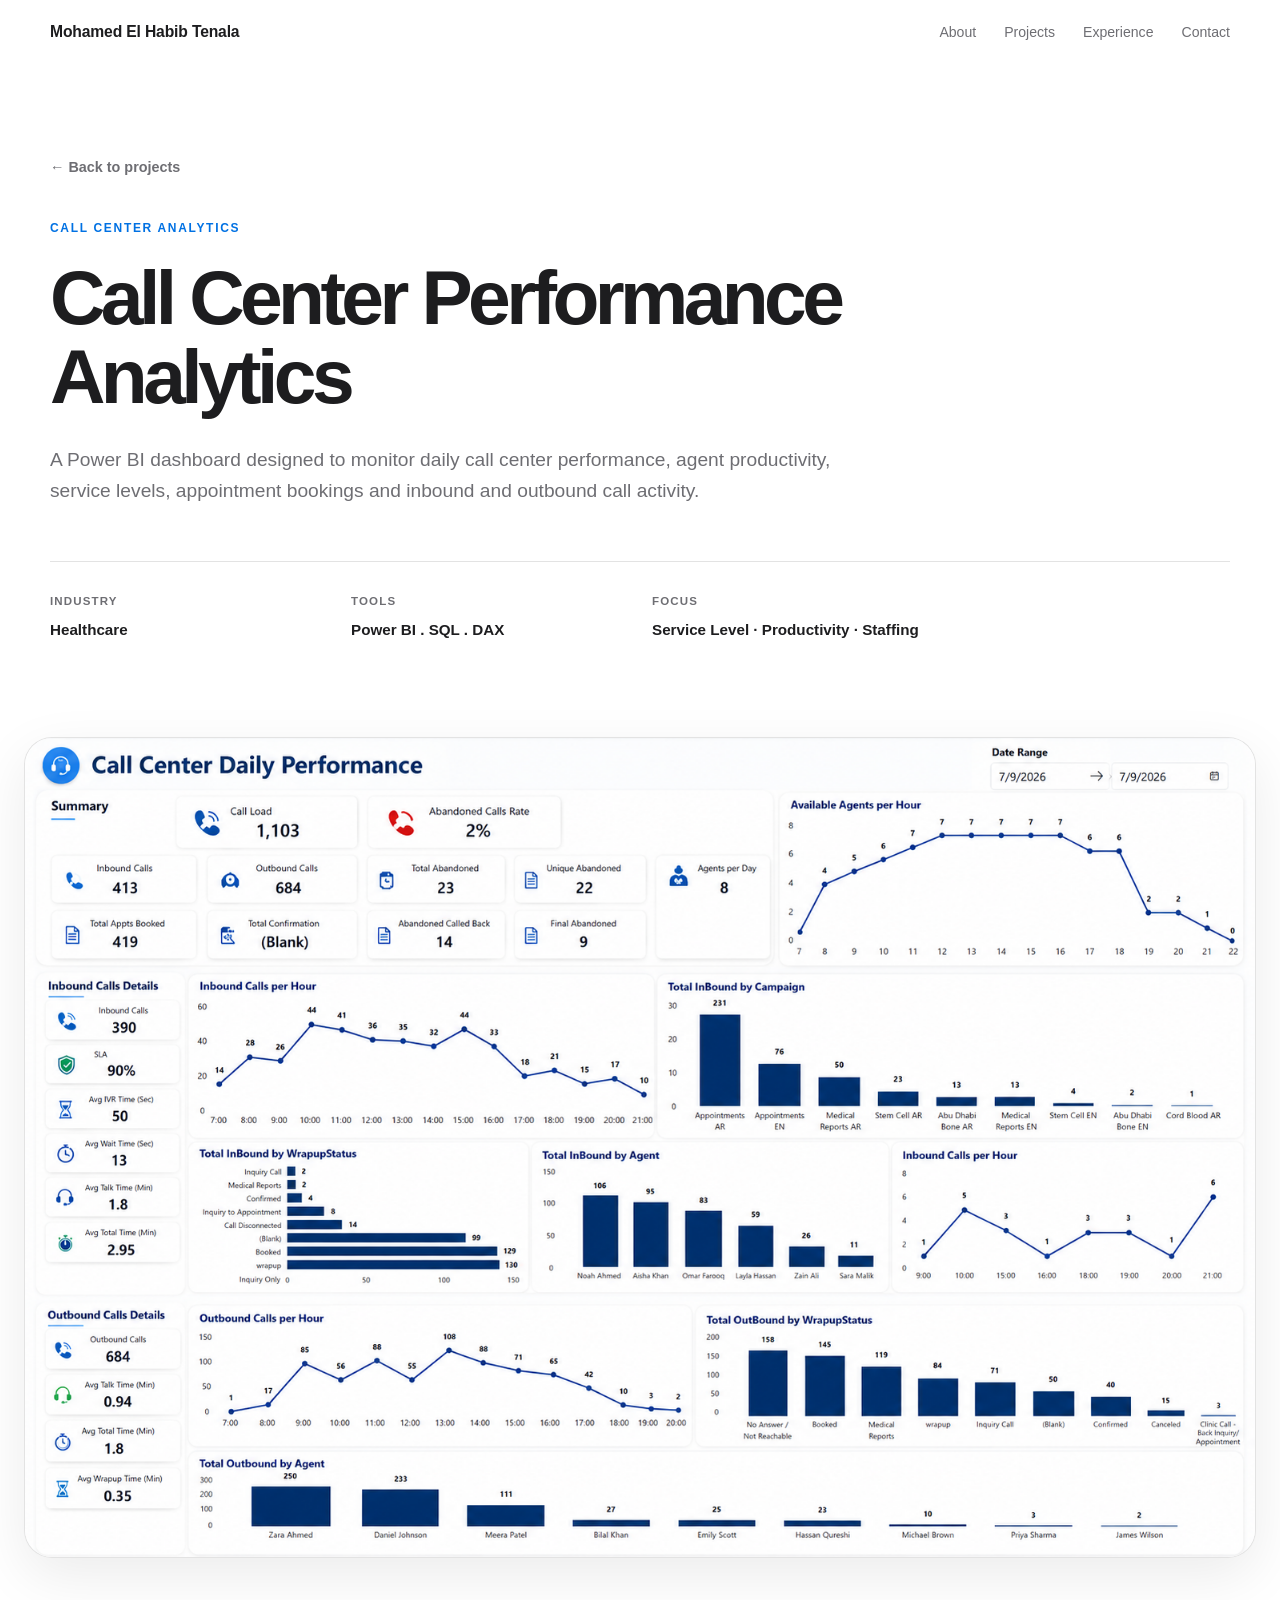
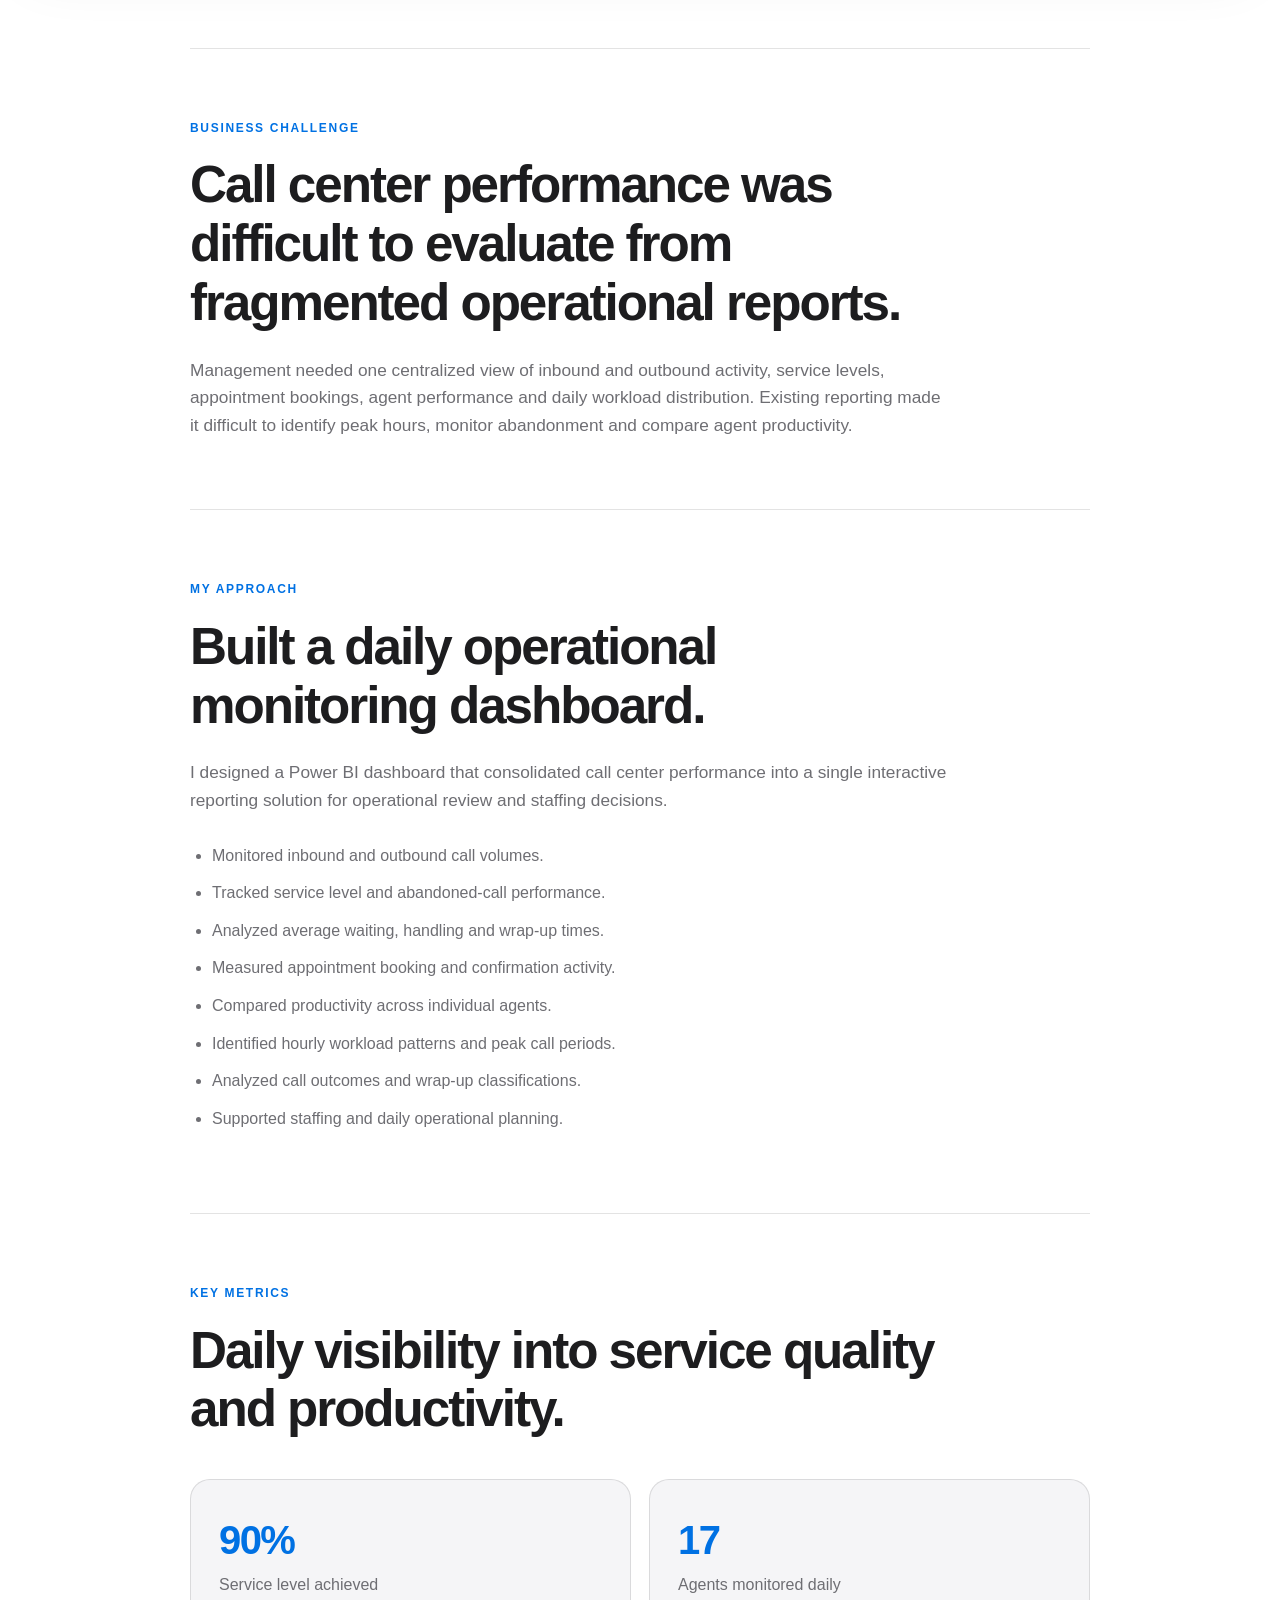
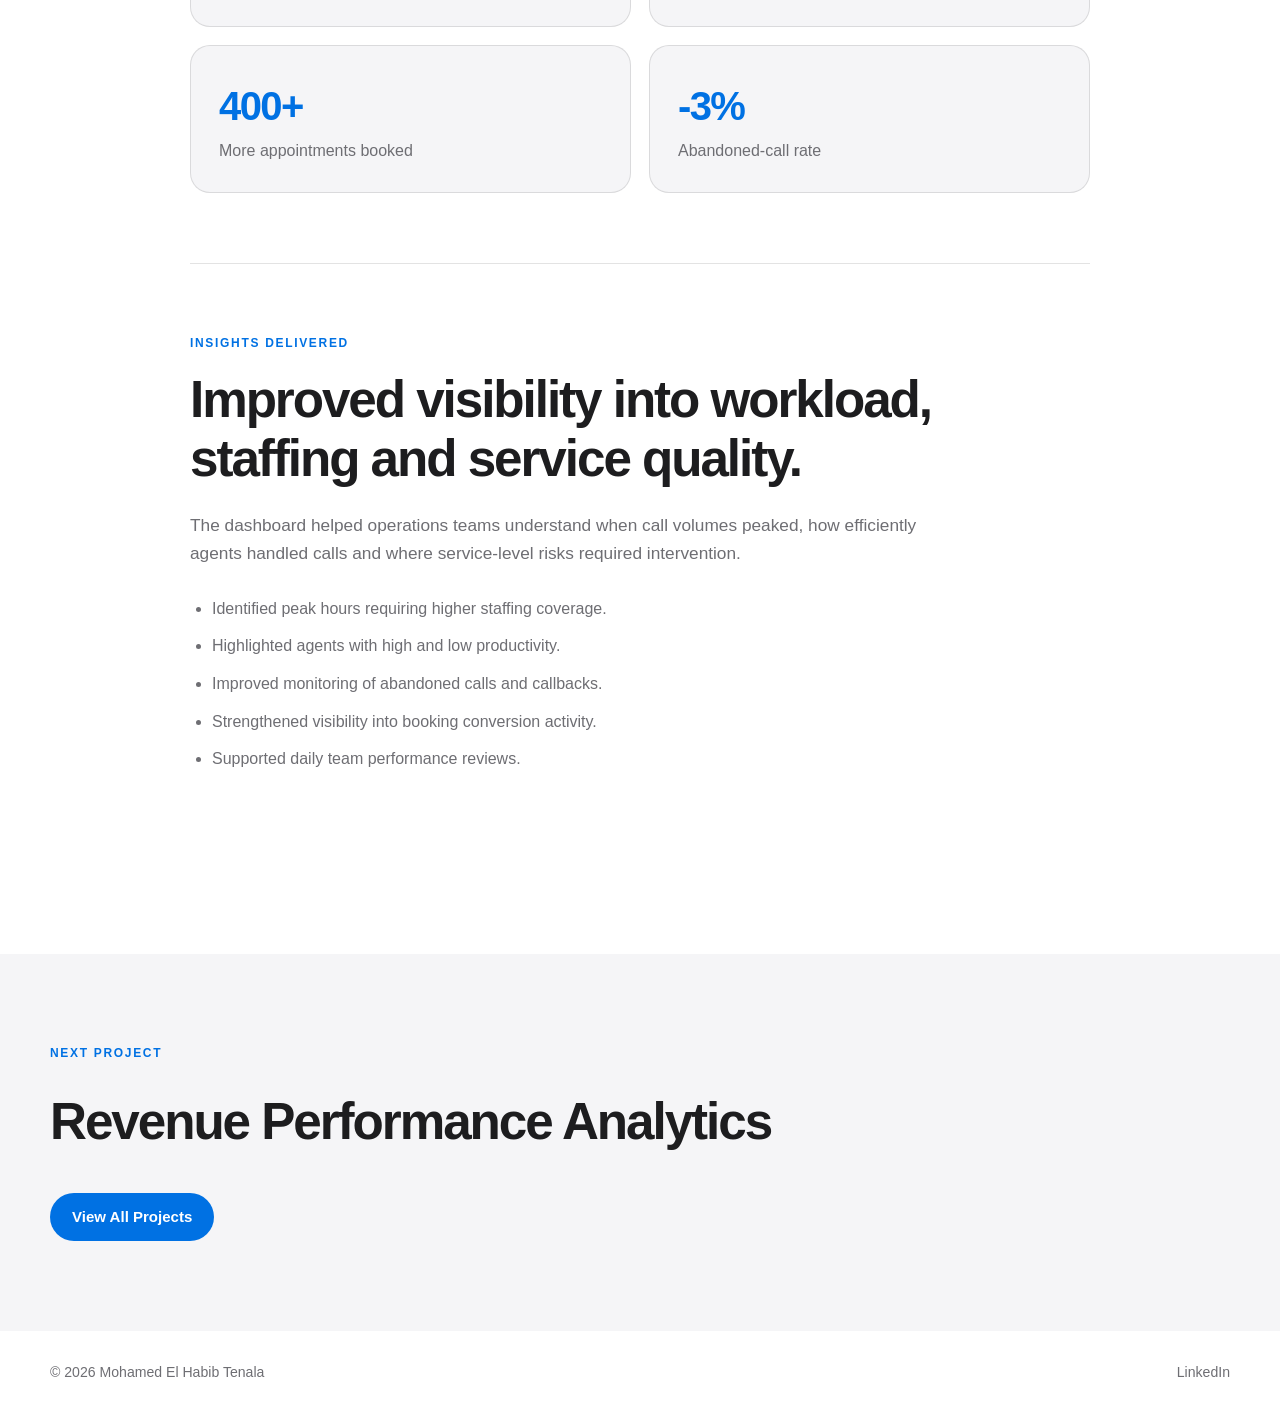
<file: Projects/call-center-performance.html>
<!DOCTYPE html>
<html lang="en">
<head>
    <meta charset="UTF-8">

    <meta
        name="viewport"
        content="width=device-width, initial-scale=1.0"
    >

    <meta
        name="description"
        content="Call Center Performance Analytics case study by Mohamed El Habib Tenala."
    >

    <title>
        Call Center Performance Analytics | Mohamed El Habib Tenala
    </title>

    <link rel="stylesheet" href="../style.css">
</head>

<body>

    <header class="navbar">
        <a href="../index.html" class="brand">
            Mohamed El Habib Tenala
        </a>

        <nav>
            <a href="../index.html#about">About</a>
            <a href="../index.html#projects">Projects</a>
            <a href="../index.html#experience">Experience</a>
            <a href="../index.html#contact">Contact</a>
        </nav>
    </header>

    <main>

        <section class="case-study-hero section-container">

            <a href="../index.html#projects" class="back-link">
                ← Back to projects
            </a>

            <p class="section-label">
                CALL CENTER ANALYTICS
            </p>

            <h1 class="case-study-title">
                Call Center Performance Analytics
            </h1>

            <p class="case-study-introduction">
                A Power BI dashboard designed to monitor daily call center
                performance, agent productivity, service levels, appointment
                bookings and inbound and outbound call activity.
            </p>

            <div class="case-study-meta">

                <div>
                    <span>INDUSTRY</span>
                    <strong>Healthcare</strong>
                </div>

                <div>
                    <span>TOOLS</span>
                    <strong>Power BI . SQL . DAX</strong>
                </div>

                <div>
                    <span>FOCUS</span>
                    <strong>Service Level · Productivity · Staffing</strong>
                </div>

            </div>

        </section>

        <section class="case-study-image-section">

            <div class="case-study-image">
                <img
                    src="../images/Call Center Performance Dashboard Screenshot.png"
                    alt="Anonymized Call Center Performance Dashboard"
                >
            </div>

        </section>

        <section class="case-study-content section-container">

            <div class="case-study-block">

                <p class="section-label">BUSINESS CHALLENGE</p>

                <h2>
                    Call center performance was difficult to evaluate from
                    fragmented operational reports.
                </h2>

                <p>
                    Management needed one centralized view of inbound and
                    outbound activity, service levels, appointment bookings,
                    agent performance and daily workload distribution.
                    Existing reporting made it difficult to identify peak
                    hours, monitor abandonment and compare agent productivity.
                </p>

            </div>

            <div class="case-study-block">

                <p class="section-label">MY APPROACH</p>

                <h2>
                    Built a daily operational monitoring dashboard.
                </h2>

                <p>
                    I designed a Power BI dashboard that consolidated call
                    center performance into a single interactive reporting
                    solution for operational review and staffing decisions.
                </p>

                <ul class="case-study-list">
                    <li>
                        Monitored inbound and outbound call volumes.
                    </li>

                    <li>
                        Tracked service level and abandoned-call performance.
                    </li>

                    <li>
                        Analyzed average waiting, handling and wrap-up times.
                    </li>

                    <li>
                        Measured appointment booking and confirmation activity.
                    </li>

                    <li>
                        Compared productivity across individual agents.
                    </li>

                    <li>
                        Identified hourly workload patterns and peak call periods.
                    </li>

                    <li>
                        Analyzed call outcomes and wrap-up classifications.
                    </li>

                    <li>
                        Supported staffing and daily operational planning.
                    </li>
                </ul>

            </div>

            <div class="case-study-block">

                <p class="section-label">KEY METRICS</p>

                <h2>
                    Daily visibility into service quality and productivity.
                </h2>

                <div class="impact-grid">

                    <article>
                        <strong>90%</strong>
                        <span>Service level achieved</span>
                    </article>

                    <article>
                        <strong>17</strong>
                        <span>Agents monitored daily</span>
                    </article>

                    <article>
                        <strong>400+</strong>
                        <span>More appointments booked</span>
                    </article>

                    <article>
                        <strong>-3%</strong>
                        <span>Abandoned-call rate</span>
                    </article>

                </div>

            </div>

            <div class="case-study-block">

                <p class="section-label">INSIGHTS DELIVERED</p>

                <h2>
                    Improved visibility into workload, staffing and service quality.
                </h2>

                <p>
                    The dashboard helped operations teams understand when call
                    volumes peaked, how efficiently agents handled calls and
                    where service-level risks required intervention.
                </p>

                <ul class="case-study-list">
                    <li>
                        Identified peak hours requiring higher staffing coverage.
                    </li>

                    <li>
                        Highlighted agents with high and low productivity.
                    </li>

                    <li>
                        Improved monitoring of abandoned calls and callbacks.
                    </li>

                    <li>
                        Strengthened visibility into booking conversion activity.
                    </li>

                    <li>
                        Supported daily team performance reviews.
                    </li>

                </ul>

            </div>

         

        </section>

        <section class="next-project-section">

            <div class="section-container">

                <p class="section-label">NEXT PROJECT</p>

                <h2>Revenue Performance Analytics</h2>

                <a href="../index.html#projects" class="button primary">
                    View All Projects
                </a>

            </div>

        </section>

    </main>

    <footer class="section-container">

        <p>© 2026 Mohamed El Habib Tenala</p>

        <div>
            <a
                href="https://www.linkedin.com/in/mohamedtenala/"
                target="_blank"
                rel="noopener noreferrer"
            >
                LinkedIn
            </a>

        </div>

    </footer>

</body>
</html>
</file>
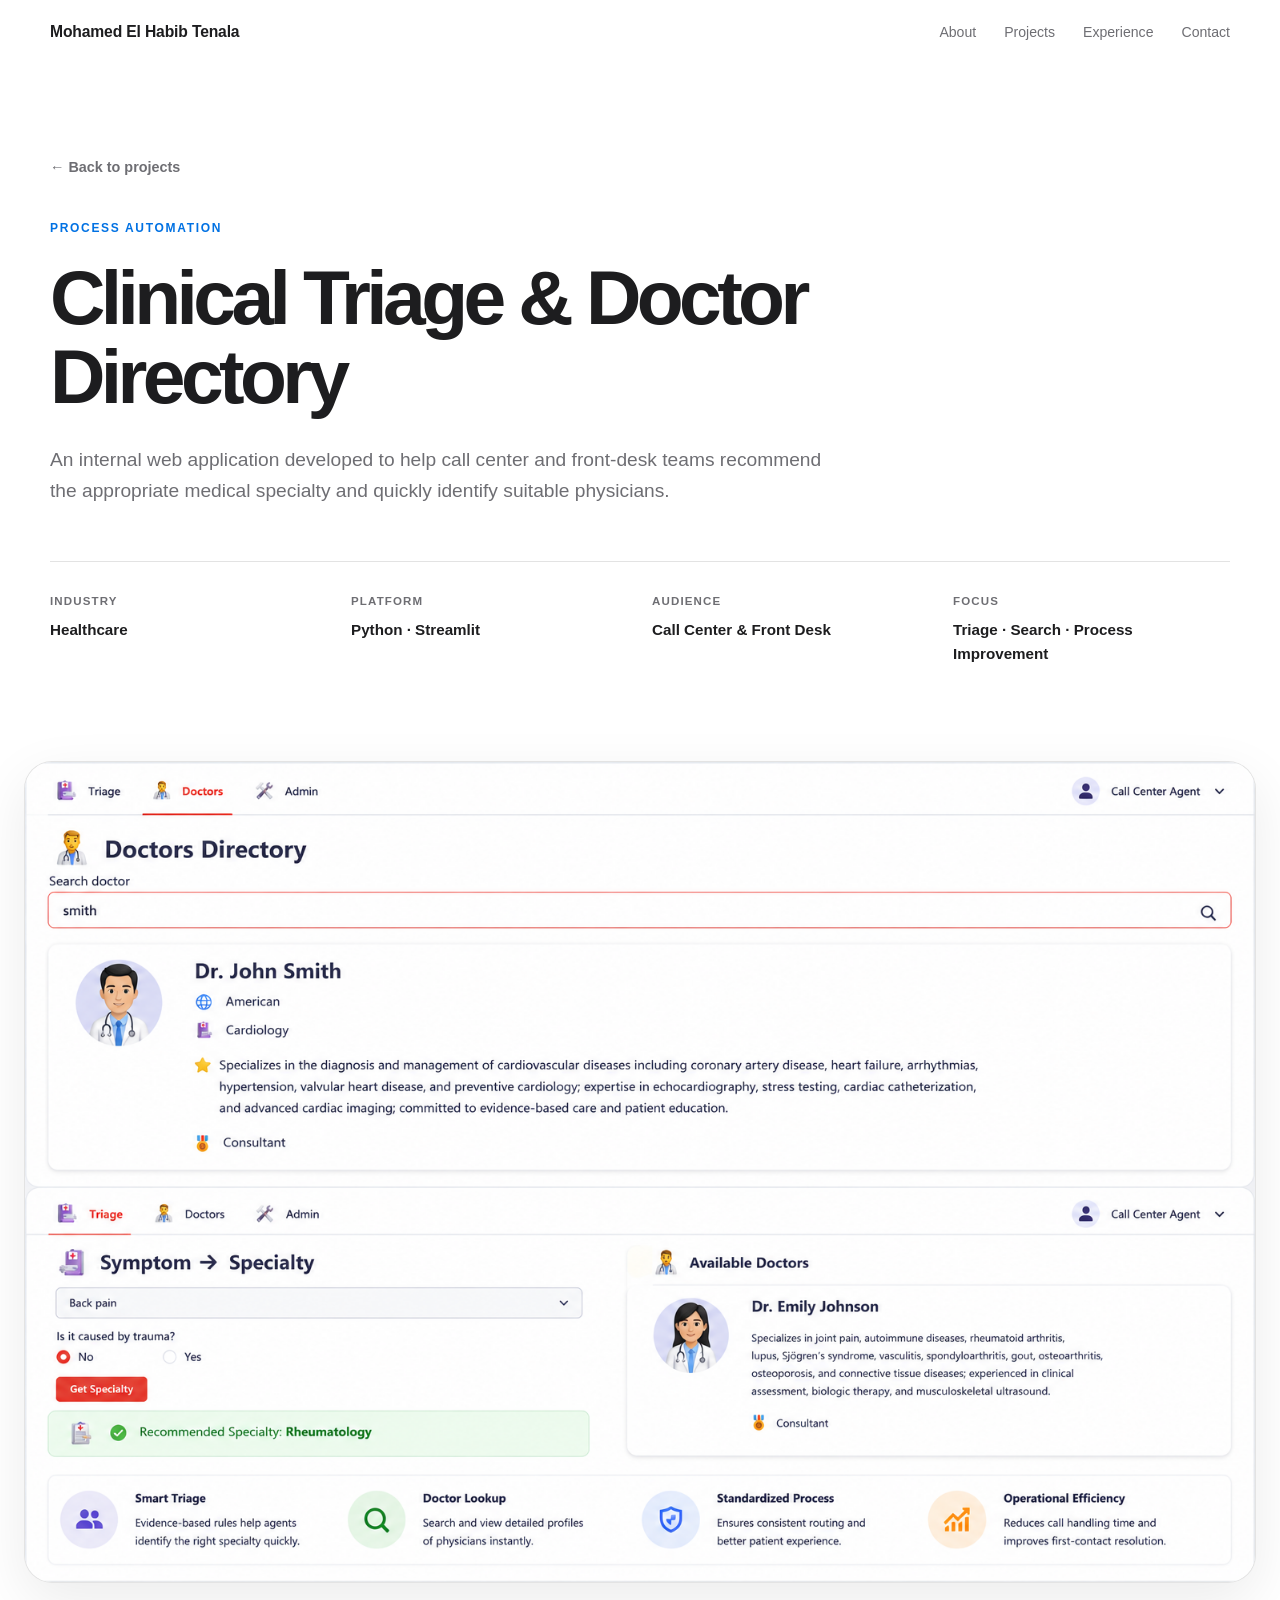
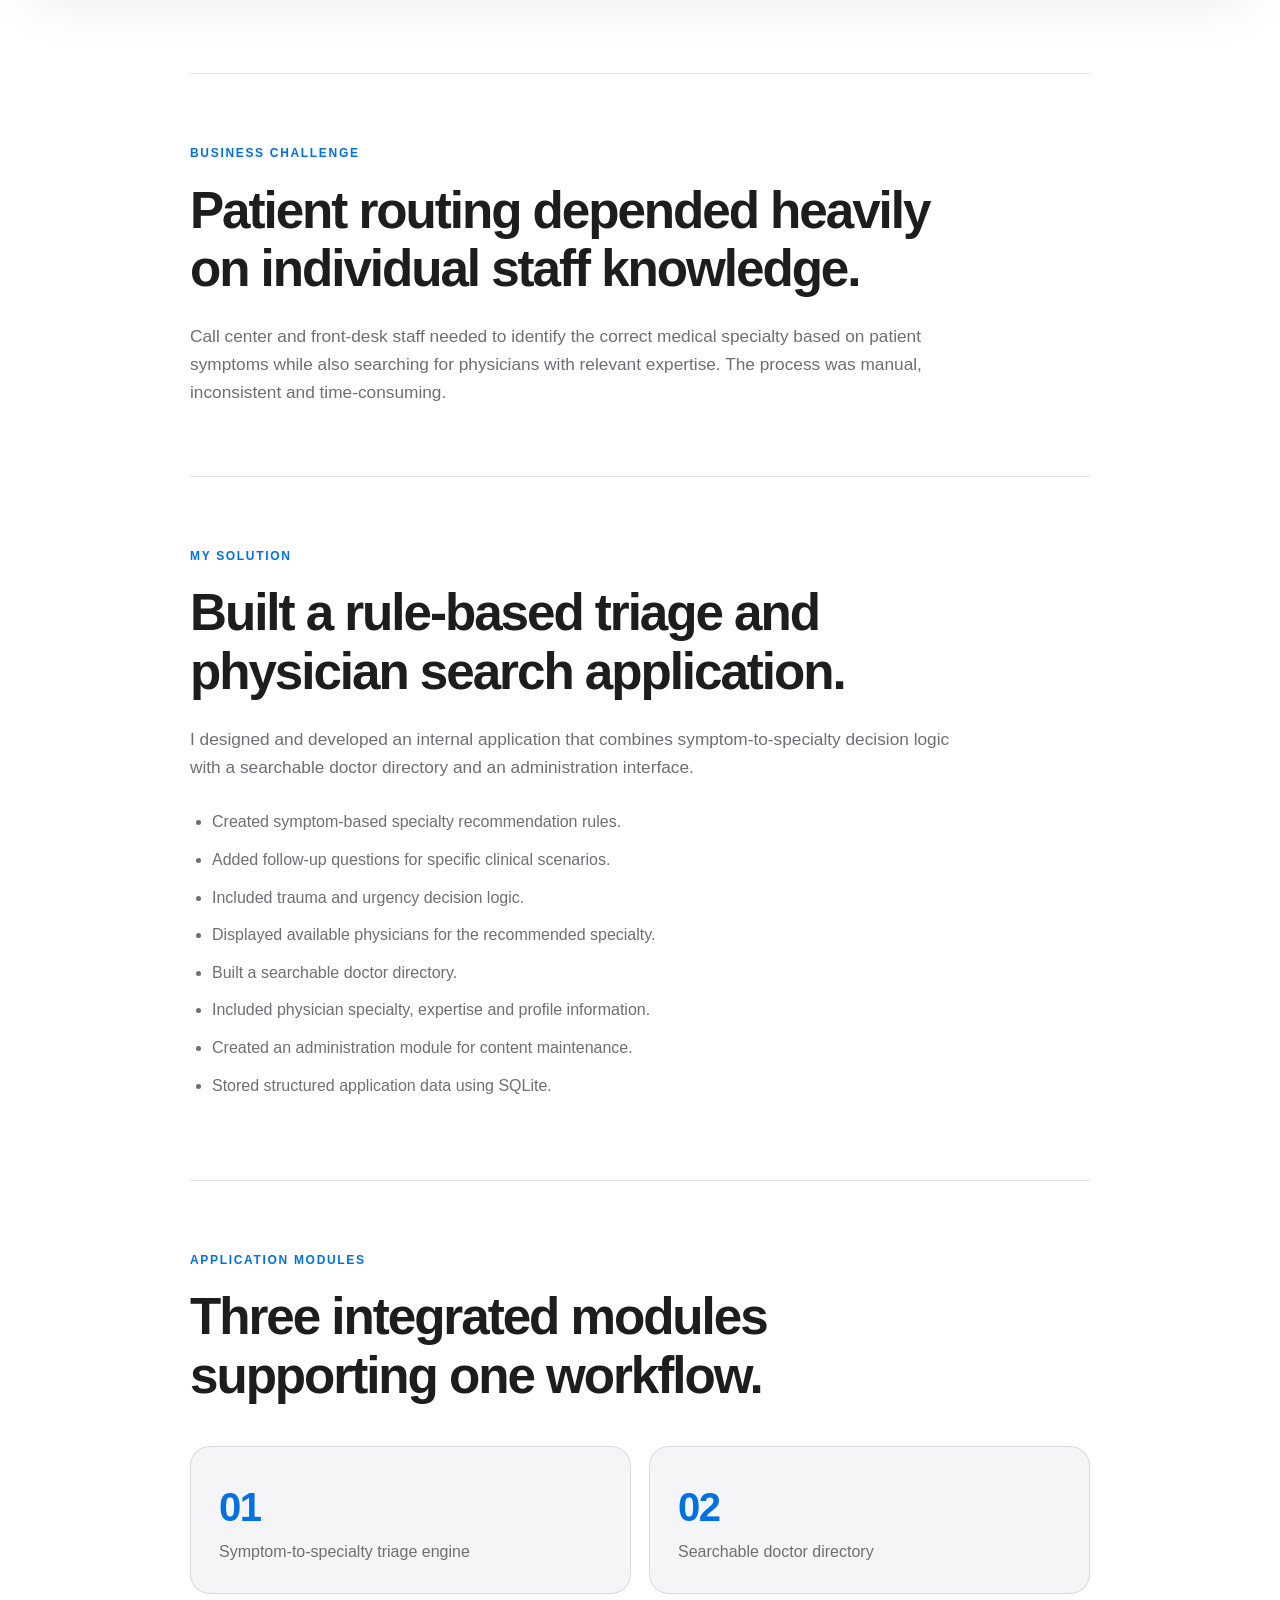
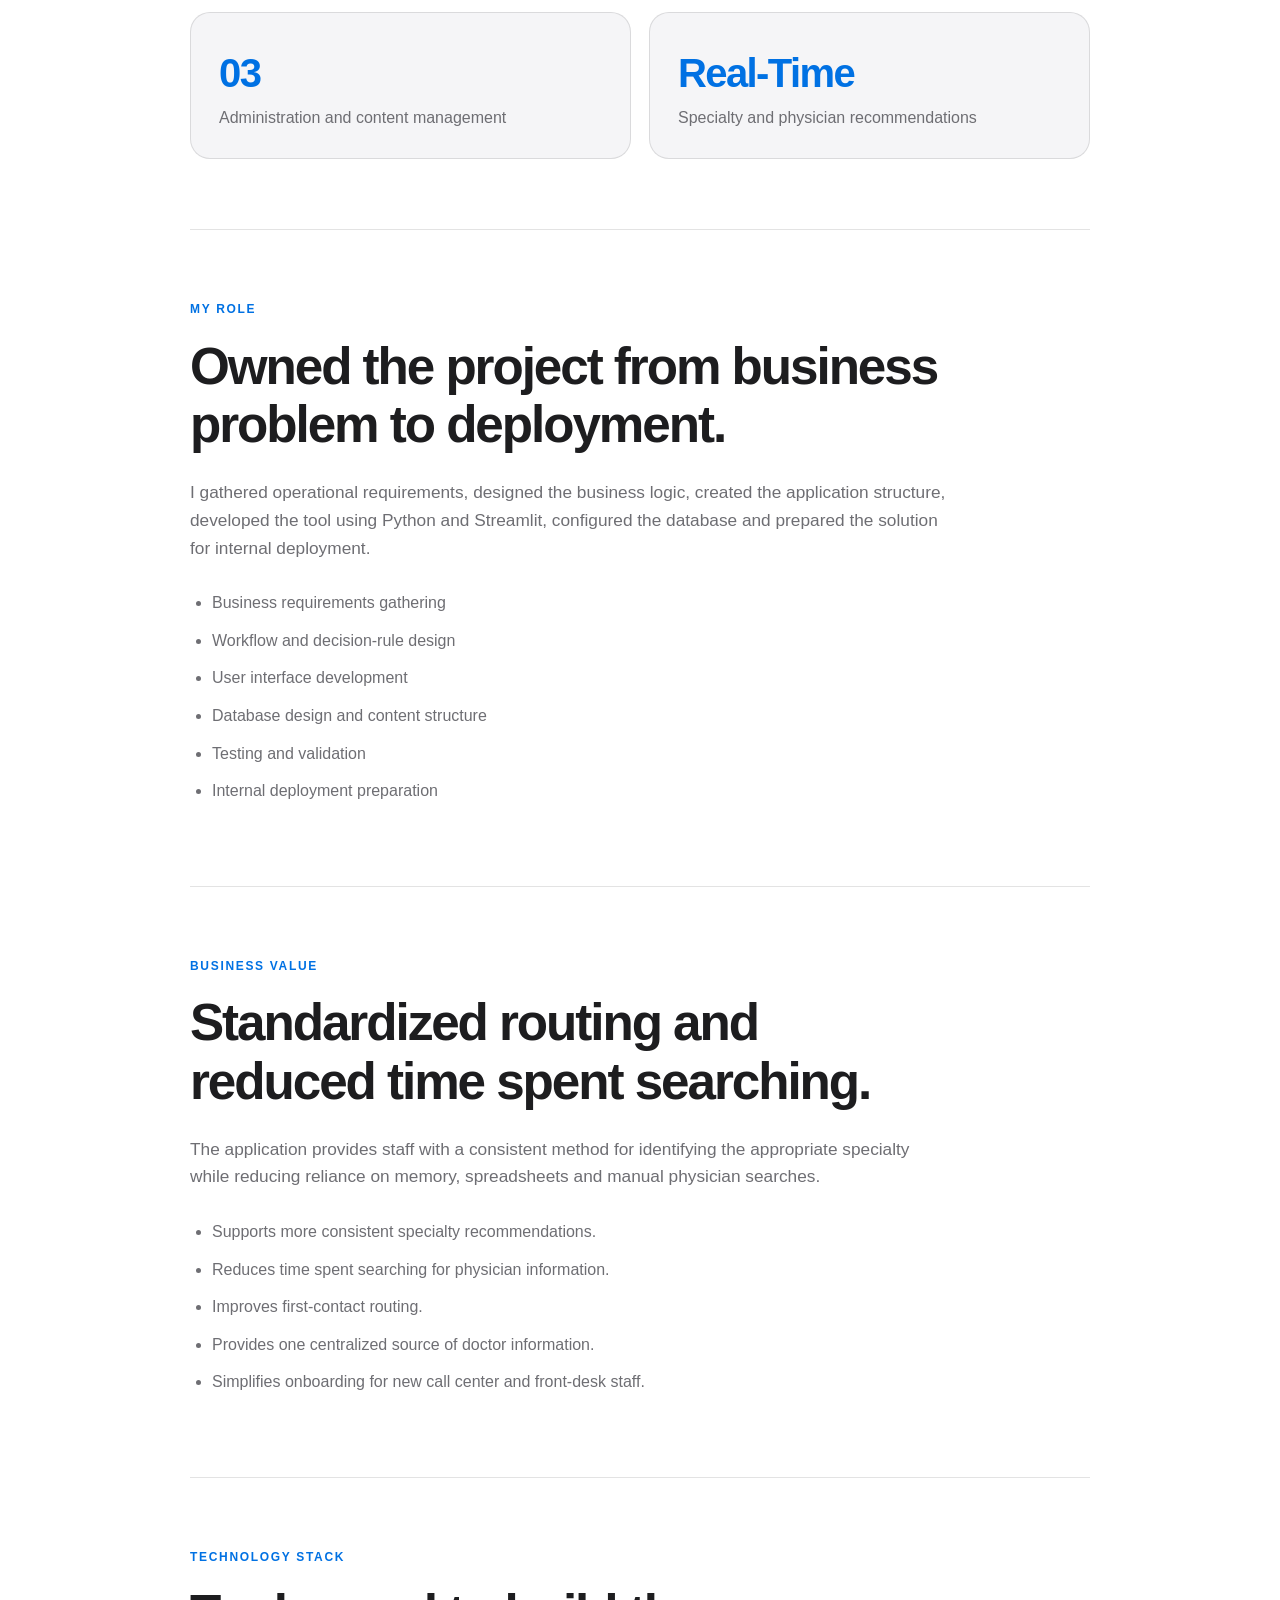
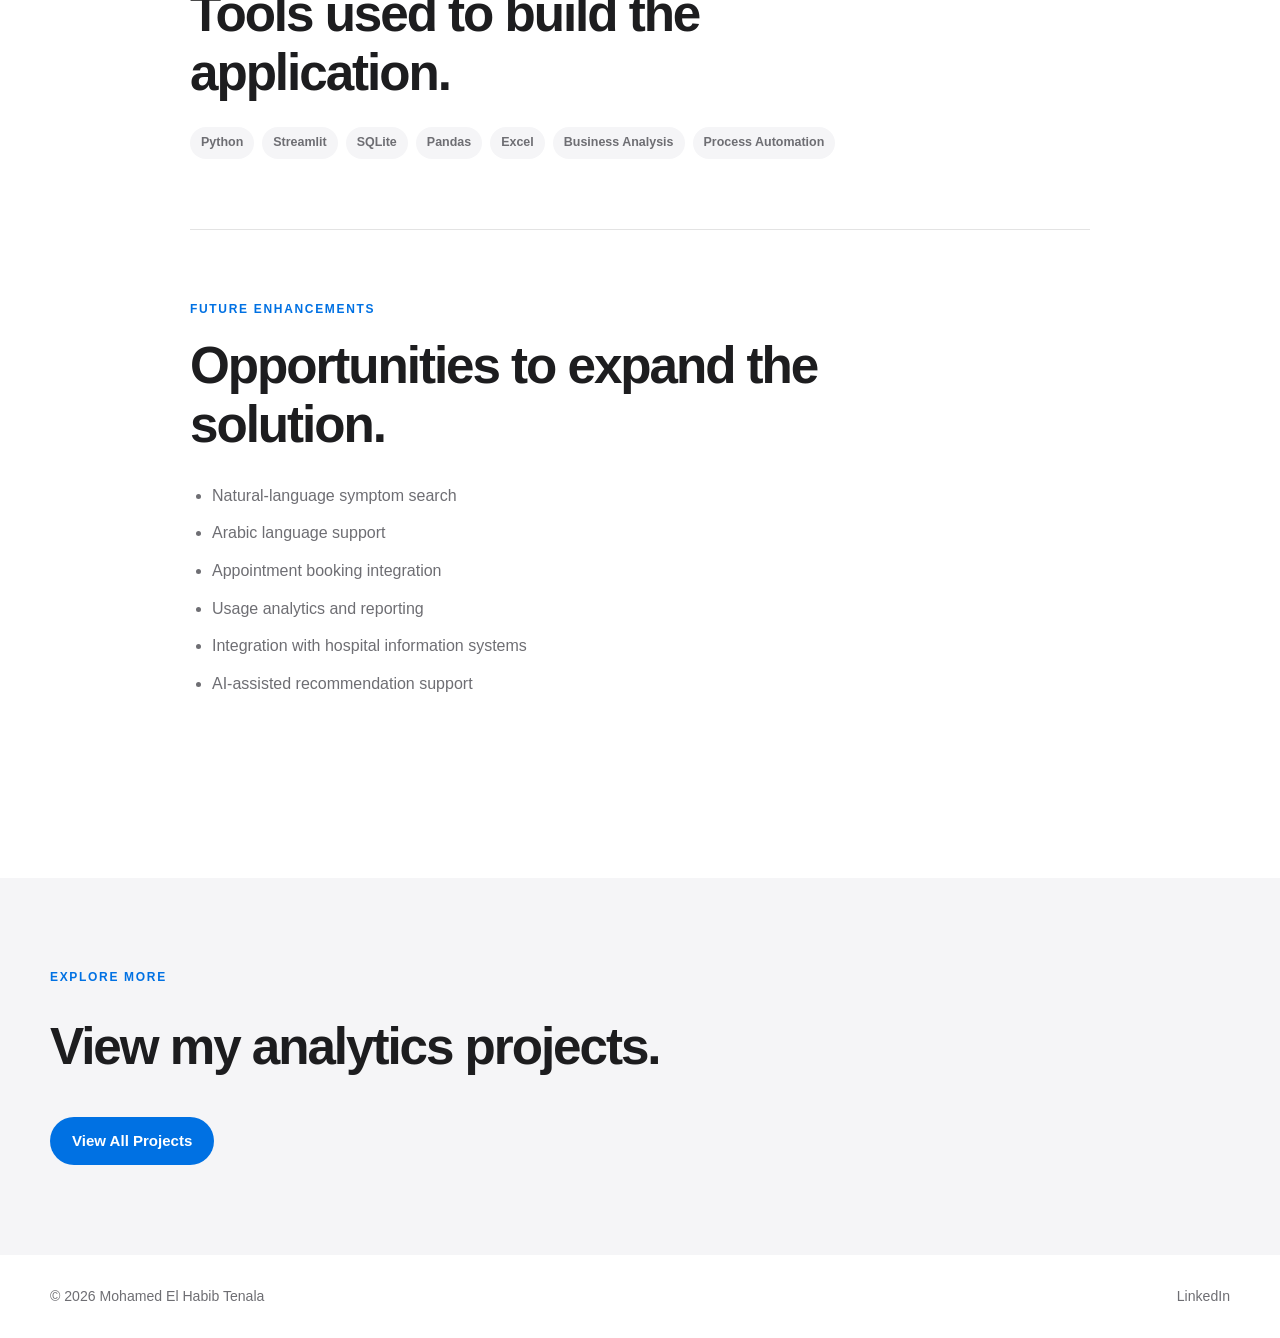
<file: Projects/clinical-triage-tool.html>
<!DOCTYPE html>
<html lang="en">
<head>
    <meta charset="UTF-8">

    <meta
        name="viewport"
        content="width=device-width, initial-scale=1.0"
    >

    <meta
        name="description"
        content="Clinical Triage and Doctor Directory application case study by Mohamed El Habib Tenala."
    >

    <title>
        Clinical Triage & Doctor Directory | Mohamed El Habib Tenala
    </title>

    <link rel="stylesheet" href="../style.css">
</head>

<body>

    <header class="navbar">
        <a href="../index.html" class="brand">
            Mohamed El Habib Tenala
        </a>

        <nav>
            <a href="../index.html#about">About</a>
            <a href="../index.html#projects">Projects</a>
            <a href="../index.html#experience">Experience</a>
            <a href="../index.html#contact">Contact</a>
        </nav>
    </header>

    <main>

        <section class="case-study-hero section-container">

            <a href="../index.html#projects" class="back-link">
                ← Back to projects
            </a>

            <p class="section-label">
                PROCESS AUTOMATION
            </p>

            <h1 class="case-study-title">
                Clinical Triage & Doctor Directory
            </h1>

            <p class="case-study-introduction">
                An internal web application developed to help call center
                and front-desk teams recommend the appropriate medical
                specialty and quickly identify suitable physicians.
            </p>

            <div class="case-study-meta">

                <div>
                    <span>INDUSTRY</span>
                    <strong>Healthcare</strong>
                </div>

                <div>
                    <span>PLATFORM</span>
                    <strong>Python · Streamlit</strong>
                </div>

                <div>
                    <span>AUDIENCE</span>
                    <strong>Call Center & Front Desk</strong>
                </div>

                <div>
                    <span>FOCUS</span>
                    <strong>Triage · Search · Process Improvement</strong>
                </div>

            </div>

        </section>

        <section class="case-study-image-section">

            <div class="case-study-image">
                <img
                    src="../images/Triage Tool Screenshot.png"
                    alt="Clinical Triage and Doctor Directory Application"
                >
            </div>

        </section>

        <section class="case-study-content section-container">

            <div class="case-study-block">

                <p class="section-label">BUSINESS CHALLENGE</p>

                <h2>
                    Patient routing depended heavily on individual staff knowledge.
                </h2>

                <p>
                    Call center and front-desk staff needed to identify the
                    correct medical specialty based on patient symptoms while
                    also searching for physicians with relevant expertise.
                    The process was manual, inconsistent and time-consuming.
                </p>

            </div>

            <div class="case-study-block">

                <p class="section-label">MY SOLUTION</p>

                <h2>
                    Built a rule-based triage and physician search application.
                </h2>

                <p>
                    I designed and developed an internal application that combines
                    symptom-to-specialty decision logic with a searchable doctor
                    directory and an administration interface.
                </p>

                <ul class="case-study-list">
                    <li>
                        Created symptom-based specialty recommendation rules.
                    </li>

                    <li>
                        Added follow-up questions for specific clinical scenarios.
                    </li>

                    <li>
                        Included trauma and urgency decision logic.
                    </li>

                    <li>
                        Displayed available physicians for the recommended specialty.
                    </li>

                    <li>
                        Built a searchable doctor directory.
                    </li>

                    <li>
                        Included physician specialty, expertise and profile information.
                    </li>

                    <li>
                        Created an administration module for content maintenance.
                    </li>

                    <li>
                        Stored structured application data using SQLite.
                    </li>
                </ul>

            </div>

            <div class="case-study-block">

                <p class="section-label">APPLICATION MODULES</p>

                <h2>
                    Three integrated modules supporting one workflow.
                </h2>

                <div class="impact-grid">

                    <article>
                        <strong>01</strong>
                        <span>Symptom-to-specialty triage engine</span>
                    </article>

                    <article>
                        <strong>02</strong>
                        <span>Searchable doctor directory</span>
                    </article>

                    <article>
                        <strong>03</strong>
                        <span>Administration and content management</span>
                    </article>

                    <article>
                        <strong>Real-Time</strong>
                        <span>Specialty and physician recommendations</span>
                    </article>

                </div>

            </div>

            <div class="case-study-block">

                <p class="section-label">MY ROLE</p>

                <h2>
                    Owned the project from business problem to deployment.
                </h2>

                <p>
                    I gathered operational requirements, designed the business
                    logic, created the application structure, developed the tool
                    using Python and Streamlit, configured the database and
                    prepared the solution for internal deployment.
                </p>

                <ul class="case-study-list">
                    <li>
                        Business requirements gathering
                    </li>

                    <li>
                        Workflow and decision-rule design
                    </li>

                    <li>
                        User interface development
                    </li>

                    <li>
                        Database design and content structure
                    </li>

                    <li>
                        Testing and validation
                    </li>

                    <li>
                        Internal deployment preparation
                    </li>
                </ul>

            </div>

            <div class="case-study-block">

                <p class="section-label">BUSINESS VALUE</p>

                <h2>
                    Standardized routing and reduced time spent searching.
                </h2>

                <p>
                    The application provides staff with a consistent method
                    for identifying the appropriate specialty while reducing
                    reliance on memory, spreadsheets and manual physician searches.
                </p>

                <ul class="case-study-list">
                    <li>
                        Supports more consistent specialty recommendations.
                    </li>

                    <li>
                        Reduces time spent searching for physician information.
                    </li>

                    <li>
                        Improves first-contact routing.
                    </li>

                    <li>
                        Provides one centralized source of doctor information.
                    </li>

                    <li>
                        Simplifies onboarding for new call center and front-desk staff.
                    </li>
                </ul>

            </div>

            <div class="case-study-block">

                <p class="section-label">TECHNOLOGY STACK</p>

                <h2>
                    Tools used to build the application.
                </h2>

                <div class="tags">
                    <span>Python</span>
                    <span>Streamlit</span>
                    <span>SQLite</span>
                    <span>Pandas</span>
                    <span>Excel</span>
                    <span>Business Analysis</span>
                    <span>Process Automation</span>
                </div>

            </div>

            <div class="case-study-block">

                <p class="section-label">FUTURE ENHANCEMENTS</p>

                <h2>
                    Opportunities to expand the solution.
                </h2>

                <ul class="case-study-list">
                    <li>
                        Natural-language symptom search
                    </li>

                    <li>
                        Arabic language support
                    </li>

                    <li>
                        Appointment booking integration
                    </li>

                    <li>
                        Usage analytics and reporting
                    </li>

                    <li>
                        Integration with hospital information systems
                    </li>

                    <li>
                        AI-assisted recommendation support
                    </li>
                </ul>

            </div>

        </section>

        <section class="next-project-section">

            <div class="section-container">

                <p class="section-label">EXPLORE MORE</p>

                <h2>View my analytics projects.</h2>

                <a href="../index.html#projects" class="button primary">
                    View All Projects
                </a>

            </div>

        </section>

    </main>

    <footer class="section-container">

        <p>© 2026 Mohamed El Habib Tenala</p>

        <div>
            <a
                href="https://www.linkedin.com/in/mohamedtenala/"
                target="_blank"
                rel="noopener noreferrer"
            >
                LinkedIn
            </a>

        </div>

    </footer>

</body>
</html>
</file>
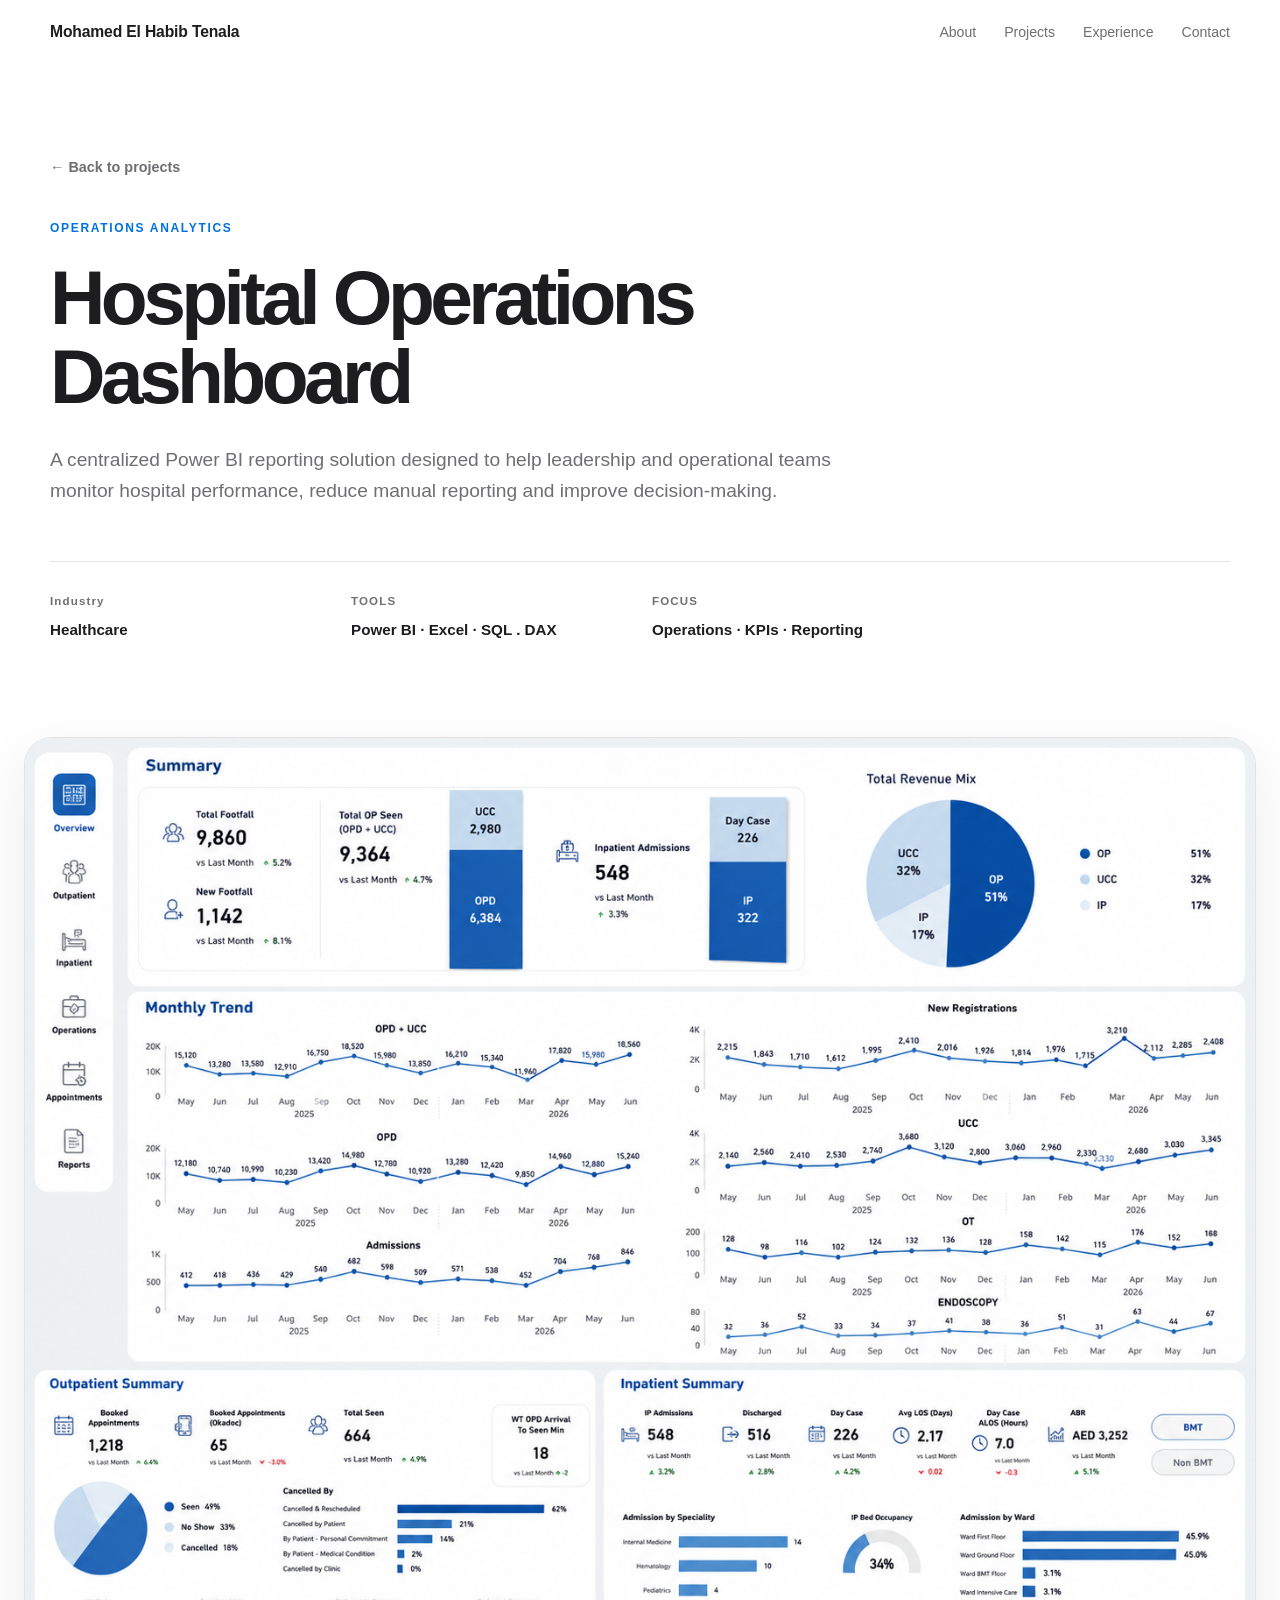
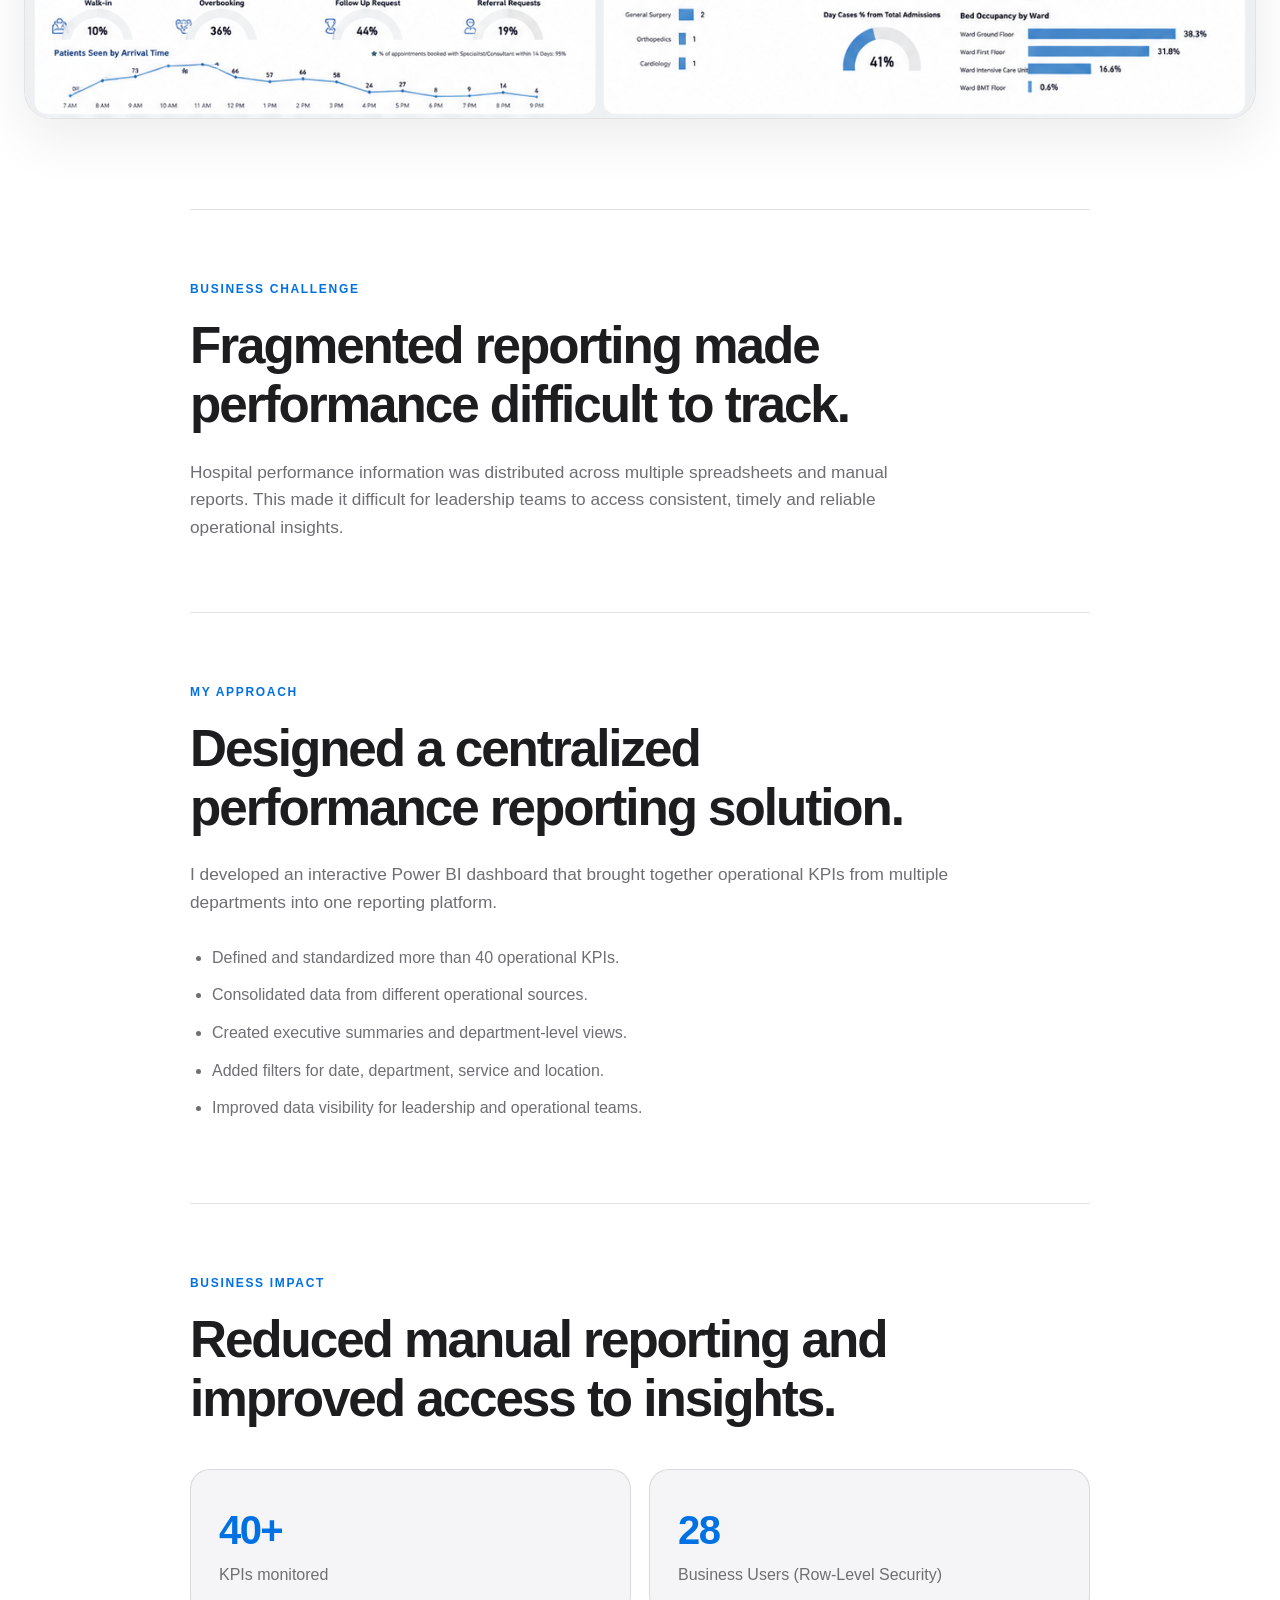
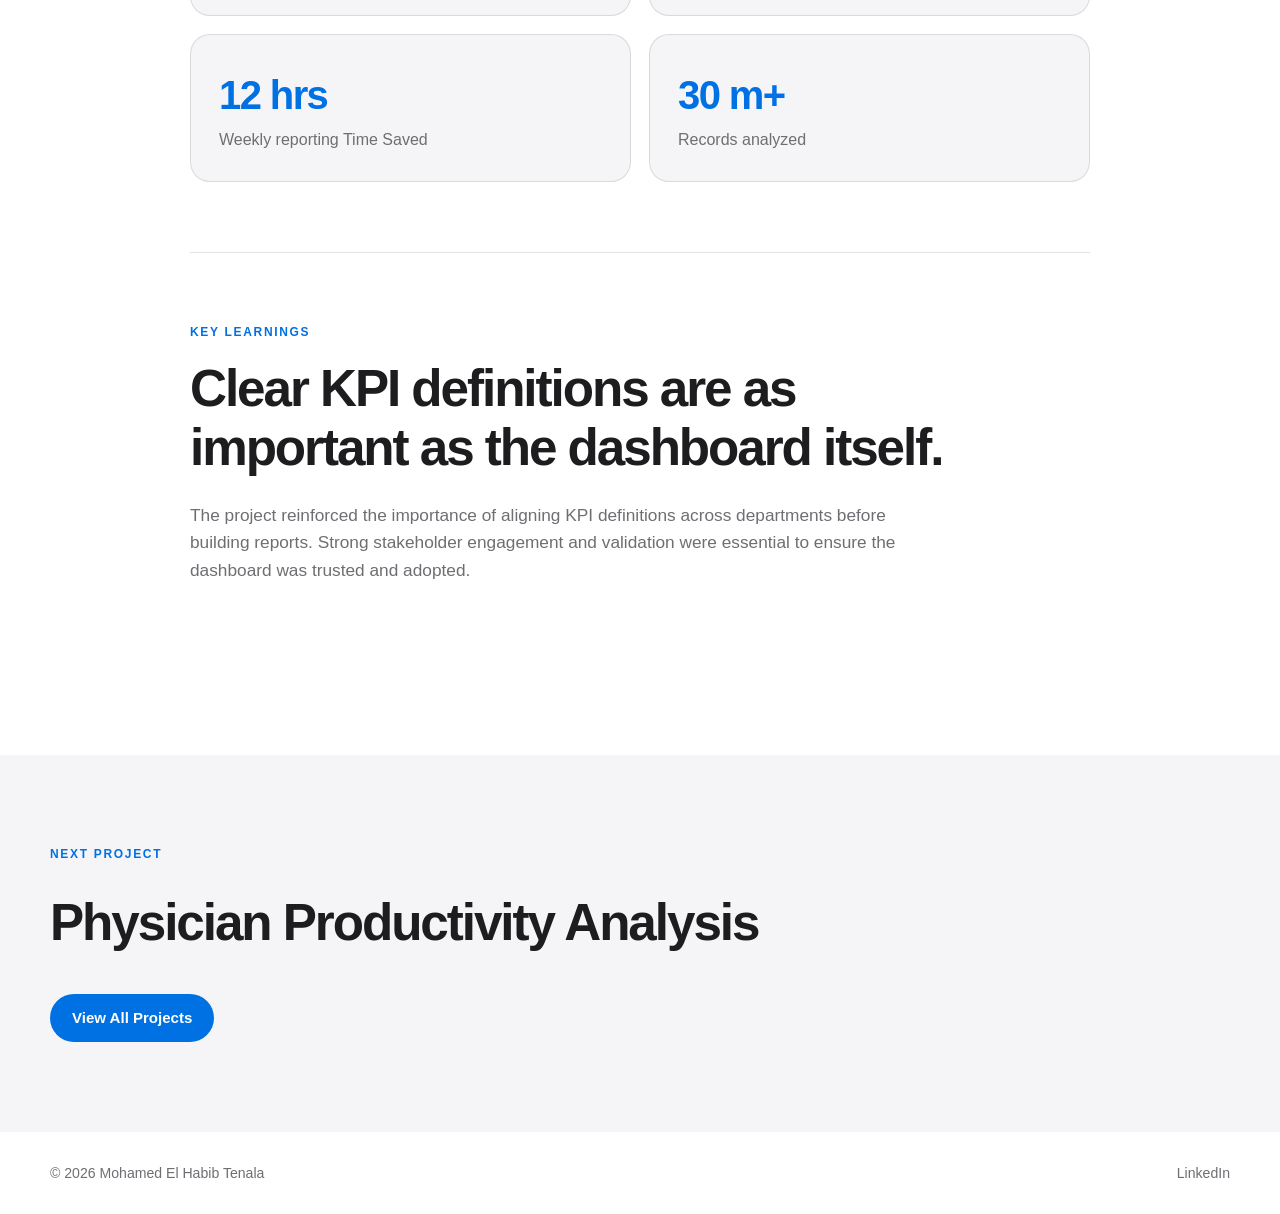
<file: Projects/hospital-operations.html>
<!DOCTYPE html>
<html lang="en">
<head>
    <meta charset="UTF-8">

    <meta
        name="viewport"
        content="width=device-width, initial-scale=1.0"
    >

    <meta
        name="description"
        content="Hospital Operations Dashboard case study by Mohamed El Habib Tenala."
    >

    <title>
        Hospital Operations Dashboard | Mohamed El Habib Tenala
    </title>

    <link rel="stylesheet" href="../style.css">
</head>

<body>

    <header class="navbar">
        <a href="../index.html" class="brand">
            Mohamed El Habib Tenala
        </a>

        <nav>
            <a href="../index.html#about">About</a>
            <a href="../index.html#projects">Projects</a>
            <a href="../index.html#experience">Experience</a>
            <a href="../index.html#contact">Contact</a>
        </nav>
    </header>

    <main>

        <section class="case-study-hero section-container">

            <a href="../index.html#projects" class="back-link">
                ← Back to projects
            </a>

            <p class="section-label">
                OPERATIONS ANALYTICS
            </p>

            <h1 class="case-study-title">
                Hospital Operations Dashboard
            </h1>

            <p class="case-study-introduction">
                A centralized Power BI reporting solution designed to help
                leadership and operational teams monitor hospital performance,
                reduce manual reporting and improve decision-making.
            </p>

            <div class="case-study-meta">

                <div>
                    <span>Industry</span>
                    <strong>Healthcare</strong>
                </div>

                <div>
                    <span>TOOLS</span>
                    <strong>Power BI · Excel · SQL . DAX</strong>
                </div>

                <div>
                    <span>FOCUS</span>
                    <strong>Operations · KPIs · Reporting</strong>
                </div>

            </div>

        </section>

        <section class="case-study-image-section section-container">

            <div class="case-study-image">
                <img src="../images/Operational Dashboard Screenshot.png" alt="Hospital Operations Dashboard"
                     alt="Anonymized Hospital Operations Dashboard">
            </div>

        </section>

        <section class="case-study-content section-container">

            <div class="case-study-block">

                <p class="section-label">BUSINESS CHALLENGE</p>

                <h2>
                    Fragmented reporting made performance difficult to track.
                </h2>

                <p>
                    Hospital performance information was distributed across
                    multiple spreadsheets and manual reports. This made it
                    difficult for leadership teams to access consistent,
                    timely and reliable operational insights.
                </p>

            </div>

            <div class="case-study-block">

                <p class="section-label">MY APPROACH</p>

                <h2>
                    Designed a centralized performance reporting solution.
                </h2>

                <p>
                    I developed an interactive Power BI dashboard that brought
                    together operational KPIs from multiple departments into
                    one reporting platform.
                </p>

                <ul class="case-study-list">
                    <li>
                        Defined and standardized more than 40 operational KPIs.
                    </li>

                    <li>
                        Consolidated data from different operational sources.
                    </li>

                    <li>
                        Created executive summaries and department-level views.
                    </li>

                    <li>
                        Added filters for date, department, service and location.
                    </li>

                    <li>
                        Improved data visibility for leadership and operational teams.
                    </li>
                </ul>

            </div>

            <div class="case-study-block">

                <p class="section-label">BUSINESS IMPACT</p>

                <h2>
                    Reduced manual reporting and improved access to insights.
                </h2>

                <div class="impact-grid">

                    <article>
                        <strong>40+</strong>
                        <span>KPIs monitored</span>
                    </article>

                    <article>
                        <strong>28</strong>
                        <span>Business Users
(Row-Level Security)</span>
                    </article>

                    <article>
                        <strong>12 hrs</strong>
                        <span>Weekly reporting Time Saved</span>
                    </article>

                    <article>
                        <strong>30 m+</strong>
                        <span>Records analyzed</span>
                    </article>

                </div>

            </div>

            <div class="case-study-block">

                <p class="section-label">KEY LEARNINGS</p>

                <h2>
                    Clear KPI definitions are as important as the dashboard itself.
                </h2>

                <p>
                    The project reinforced the importance of aligning KPI
                    definitions across departments before building reports.
                    Strong stakeholder engagement and validation were essential
                    to ensure the dashboard was trusted and adopted.
                </p>

            </div>

        </section>

        <section class="next-project-section">

            <div class="section-container">

                <p class="section-label">NEXT PROJECT</p>

                <h2>Physician Productivity Analysis</h2>

                <a href="../index.html#projects" class="button primary">
                    View All Projects
                </a>

            </div>

        </section>

    </main>

    <footer class="section-container">

        <p>© 2026 Mohamed El Habib Tenala</p>

        <div>
            <a
                href="https://www.linkedin.com/in/mohamedtenala/"
                target="_blank"
                rel="noopener noreferrer"
            >
                LinkedIn
            </a>

        </div>

    </footer>

</body>
</html>
</file>
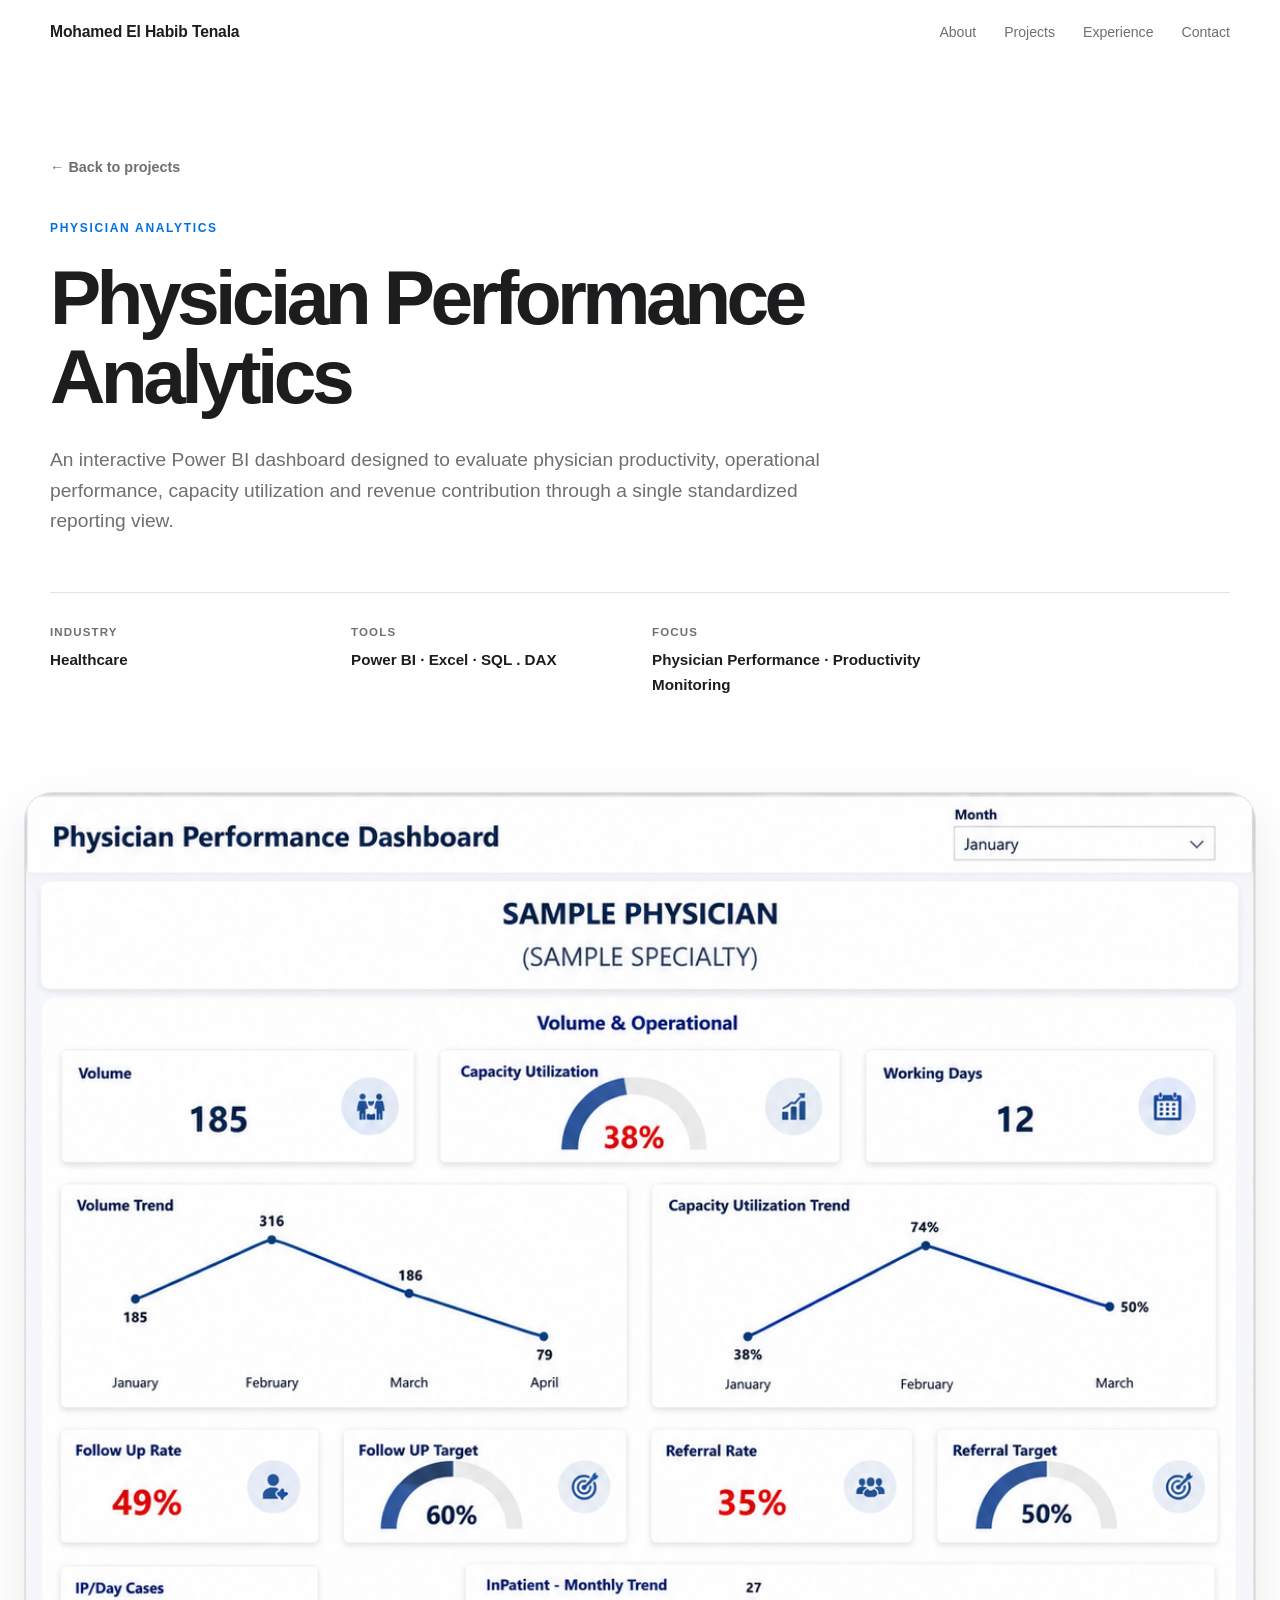
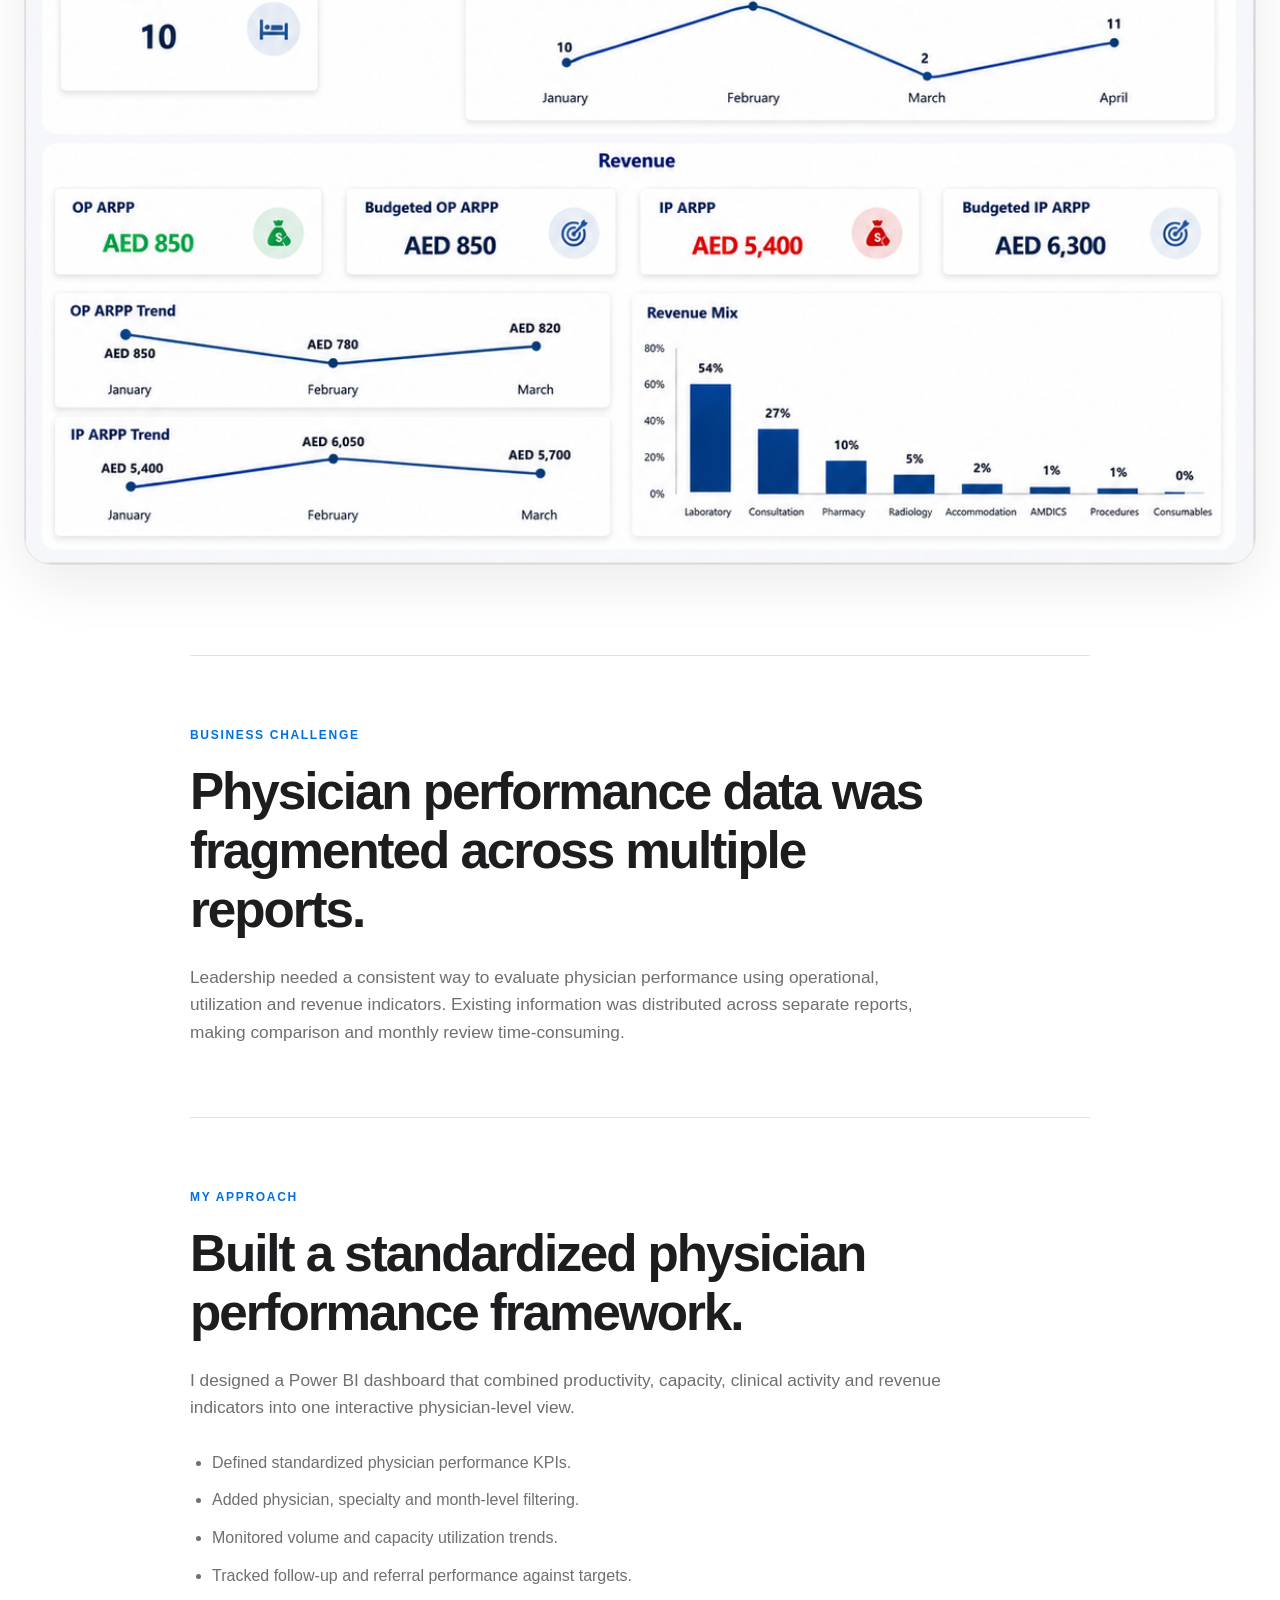
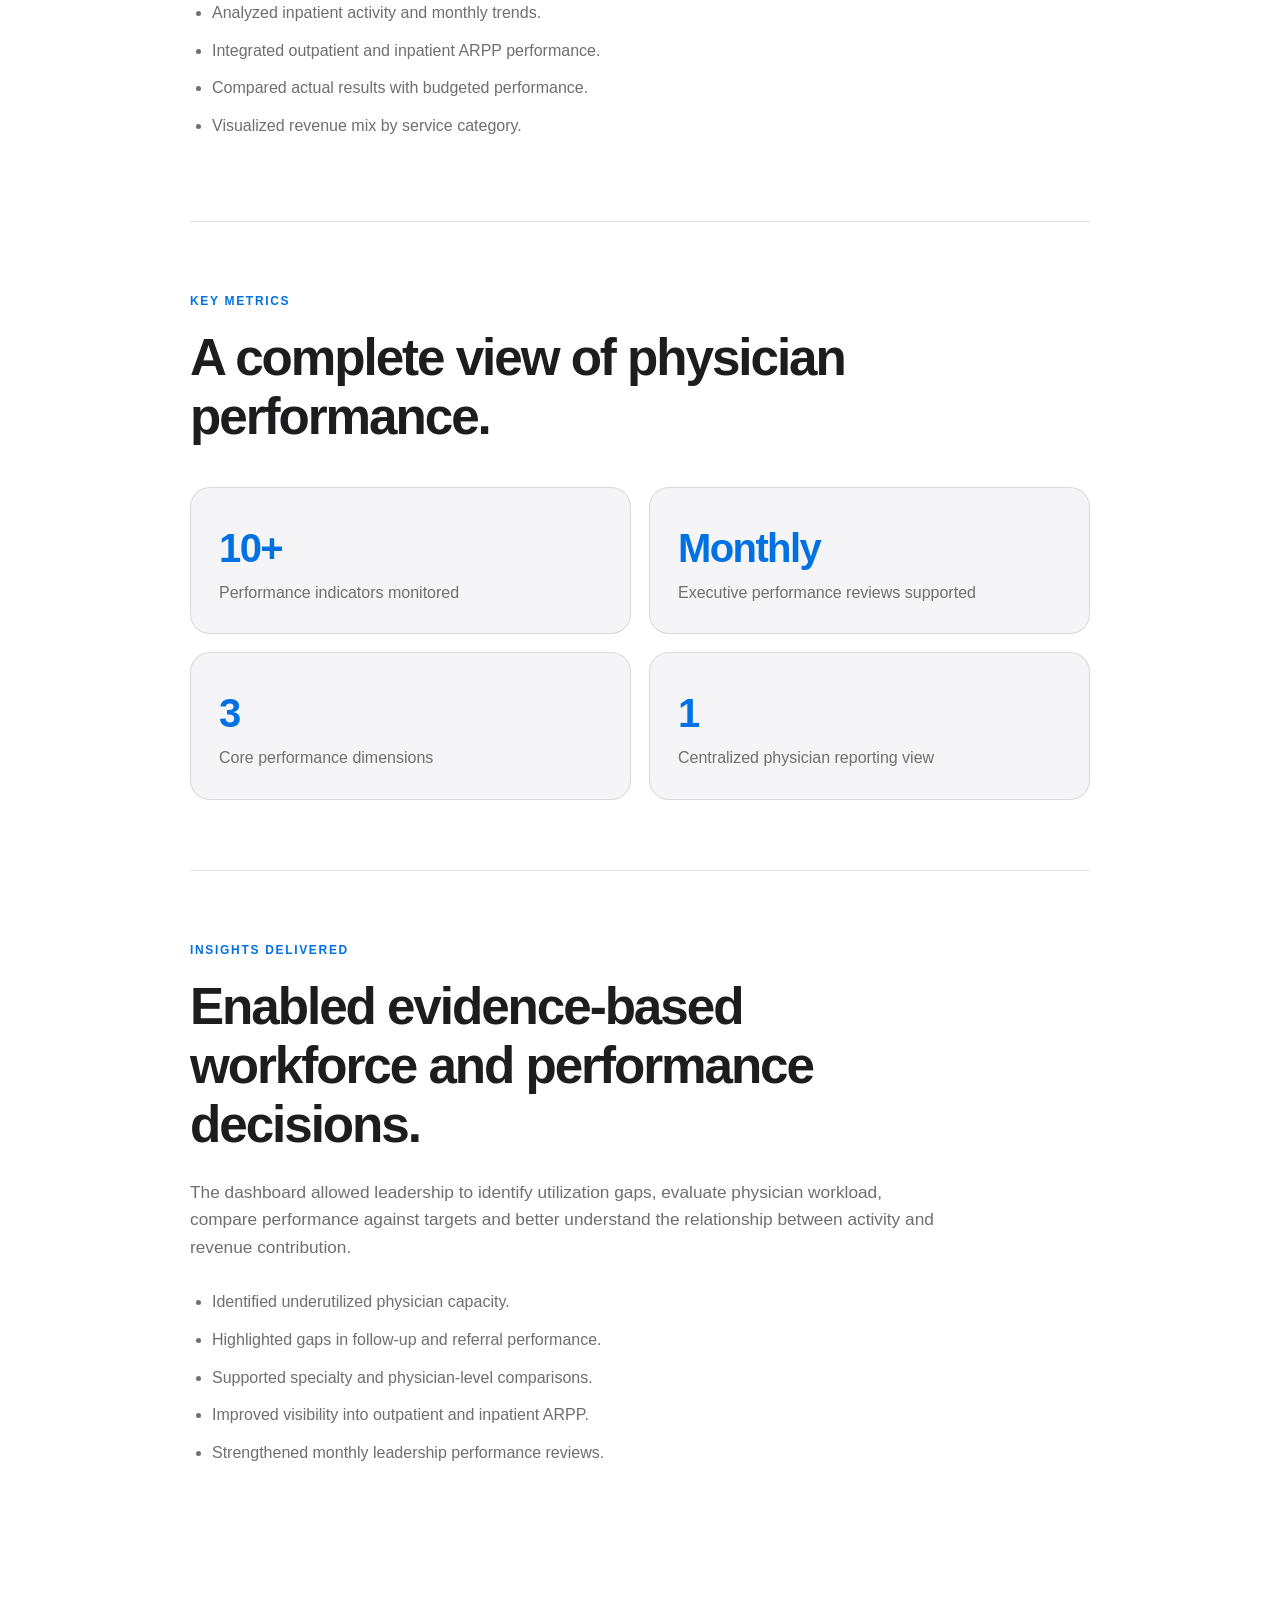
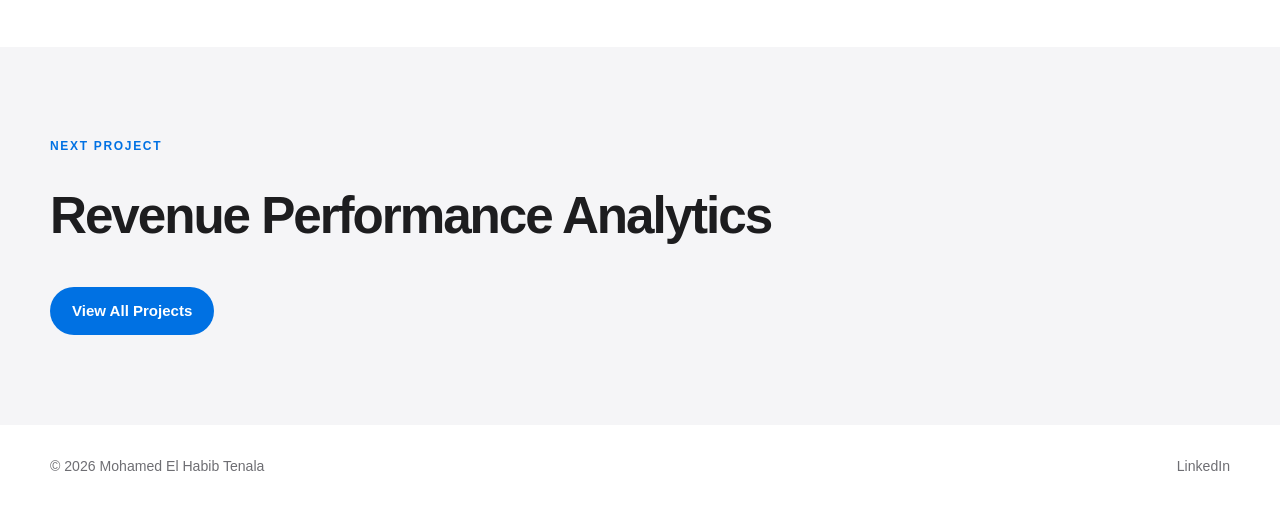
<file: Projects/physician-performance.html>
<!DOCTYPE html>
<html lang="en">
<head>
    <meta charset="UTF-8">

    <meta
        name="viewport"
        content="width=device-width, initial-scale=1.0"
    >

    <meta
        name="description"
        content="Physician Performance Analytics case study by Mohamed El Habib Tenala."
    >

    <title>
        Physician Performance Analytics | Mohamed El Habib Tenala
    </title>

    <link rel="stylesheet" href="../style.css">
</head>

<body>

    <header class="navbar">
        <a href="../index.html" class="brand">
            Mohamed El Habib Tenala
        </a>

        <nav>
            <a href="../index.html#about">About</a>
            <a href="../index.html#projects">Projects</a>
            <a href="../index.html#experience">Experience</a>
            <a href="../index.html#contact">Contact</a>
        </nav>
    </header>

    <main>

        <section class="case-study-hero section-container">

            <a href="../index.html#projects" class="back-link">
                ← Back to projects
            </a>

            <p class="section-label">
                PHYSICIAN ANALYTICS
            </p>

            <h1 class="case-study-title">
                Physician Performance Analytics
            </h1>

            <p class="case-study-introduction">
                An interactive Power BI dashboard designed to evaluate
                physician productivity, operational performance, capacity
                utilization and revenue contribution through a single
                standardized reporting view.
            </p>

            <div class="case-study-meta">

                <div>
                    <span>INDUSTRY</span>
                    <strong>Healthcare</strong>
                </div>

                <div>
                    <span>TOOLS</span>
                    <strong>Power BI · Excel · SQL . DAX</strong>
                </div>

                <div>
                    <span>FOCUS</span>
                    <strong>Physician Performance · Productivity Monitoring</strong>
                </div>

            </div>

        </section>

        <section class="case-study-image-section">

            <div class="case-study-image">
                <img
                    src="../images/Physician Performance Dashboard Screenshot.png"
                    alt="Anonymized Physician Performance Dashboard"
                >
            </div>

        </section>

        <section class="case-study-content section-container">

            <div class="case-study-block">

                <p class="section-label">BUSINESS CHALLENGE</p>

                <h2>
                    Physician performance data was fragmented across
                    multiple reports.
                </h2>

                <p>
                    Leadership needed a consistent way to evaluate physician
                    performance using operational, utilization and revenue
                    indicators. Existing information was distributed across
                    separate reports, making comparison and monthly review
                    time-consuming.
                </p>

            </div>

            <div class="case-study-block">

                <p class="section-label">MY APPROACH</p>

                <h2>
                    Built a standardized physician performance framework.
                </h2>

                <p>
                    I designed a Power BI dashboard that combined productivity,
                    capacity, clinical activity and revenue indicators into
                    one interactive physician-level view.
                </p>

                <ul class="case-study-list">
                    <li>
                        Defined standardized physician performance KPIs.
                    </li>

                    <li>
                        Added physician, specialty and month-level filtering.
                    </li>

                    <li>
                        Monitored volume and capacity utilization trends.
                    </li>

                    <li>
                        Tracked follow-up and referral performance against targets.
                    </li>

                    <li>
                        Analyzed inpatient activity and monthly trends.
                    </li>

                    <li>
                        Integrated outpatient and inpatient ARPP performance.
                    </li>

                    <li>
                        Compared actual results with budgeted performance.
                    </li>

                    <li>
                        Visualized revenue mix by service category.
                    </li>
                </ul>

            </div>

            <div class="case-study-block">

                <p class="section-label">KEY METRICS</p>

                <h2>
                    A complete view of physician performance.
                </h2>

                <div class="impact-grid">

                    <article>
                        <strong>10+</strong>
                        <span>Performance indicators monitored</span>
                    </article>

                    <article>
                        <strong>Monthly</strong>
                        <span>Executive performance reviews supported</span>
                    </article>

                    <article>
                        <strong>3</strong>
                        <span>Core performance dimensions</span>
                    </article>

                    <article>
                        <strong>1</strong>
                        <span>Centralized physician reporting view</span>
                    </article>

                </div>

            </div>

            <div class="case-study-block">

                <p class="section-label">INSIGHTS DELIVERED</p>

                <h2>
                    Enabled evidence-based workforce and performance decisions.
                </h2>

                <p>
                    The dashboard allowed leadership to identify utilization
                    gaps, evaluate physician workload, compare performance
                    against targets and better understand the relationship
                    between activity and revenue contribution.
                </p>

                <ul class="case-study-list">
                    <li>
                        Identified underutilized physician capacity.
                    </li>

                    <li>
                        Highlighted gaps in follow-up and referral performance.
                    </li>

                    <li>
                        Supported specialty and physician-level comparisons.
                    </li>

                    <li>
                        Improved visibility into outpatient and inpatient ARPP.
                    </li>

                    <li>
                        Strengthened monthly leadership performance reviews.
                    </li>
                </ul>

            </div>

          

        </section>

        <section class="next-project-section">

            <div class="section-container">

                <p class="section-label">NEXT PROJECT</p>

                <h2>Revenue Performance Analytics</h2>

                <a href="../index.html#projects" class="button primary">
                    View All Projects
                </a>

            </div>

        </section>

    </main>

    <footer class="section-container">

        <p>© 2026 Mohamed El Habib Tenala</p>

        <div>
            <a
                href="https://www.linkedin.com/in/mohamedtenala/"
                target="_blank"
                rel="noopener noreferrer"
            >
                LinkedIn
            </a>

        </div>

    </footer>

</body>
</html>
</file>
<file: style.css>
:root {
    --background: #ffffff;
    --surface: #f5f5f7;
    --surface-soft: #fafafa;
    --text: #1d1d1f;
    --muted: #6e6e73;
    --blue: #0071e3;
    --blue-dark: #005bb5;
    --border: rgba(29, 29, 31, 0.12);
    --shadow: 0 18px 55px rgba(0, 0, 0, 0.08);
    --radius-large: 28px;
    --radius-medium: 20px;
    --radius-small: 14px;
    --max-width: 1180px;
}

* {
    box-sizing: border-box;
    margin: 0;
    padding: 0;
}

html {
    scroll-behavior: smooth;
}

body {
    background: var(--background);
    color: var(--text);
    font-family:
        -apple-system,
        BlinkMacSystemFont,
        "SF Pro Display",
        "SF Pro Text",
        "Segoe UI",
        Arial,
        sans-serif;
    line-height: 1.6;
    -webkit-font-smoothing: antialiased;
}

img {
    display: block;
    max-width: 100%;
}

a {
    color: inherit;
    text-decoration: none;
}

button {
    font: inherit;
}

.section-container {
    width: min(calc(100% - 48px), var(--max-width));
    margin-inline: auto;
}

.site-header {
    position: sticky;
    top: 0;
    z-index: 1000;
    background: rgba(255, 255, 255, 0.82);
    border-bottom: 1px solid rgba(29, 29, 31, 0.08);
    backdrop-filter: saturate(180%) blur(20px);
    -webkit-backdrop-filter: saturate(180%) blur(20px);
}

.navbar {
    display: flex;
    align-items: center;
    justify-content: space-between;
    width: min(calc(100% - 48px), var(--max-width));
    min-height: 64px;
    margin-inline: auto;
}

.brand {
    font-size: 0.98rem;
    font-weight: 650;
    letter-spacing: -0.01em;
}

nav {
    display: flex;
    gap: 28px;
}

nav a {
    color: var(--muted);
    font-size: 0.88rem;
    font-weight: 500;
    transition: color 0.2s ease;
}

nav a:hover {
    color: var(--text);
}

.hero {
    display: grid;
    grid-template-columns: minmax(0, 1.5fr) minmax(300px, 0.7fr);
    gap: 72px;
    align-items: center;
    min-height: calc(100vh - 64px);
    padding-block: 80px;
}

.eyebrow,
.section-label,
.project-type,
.experience-date {
    color: var(--blue);
    font-size: 0.75rem;
    font-weight: 700;
    letter-spacing: 0.14em;
}

h1 {
    max-width: 820px;
    margin-top: 18px;
    font-size: clamp(3.4rem, 7vw, 6.4rem);
    line-height: 0.98;
    letter-spacing: -0.065em;
}

h1 span {
    display: block;
    color: var(--blue);
}

.hero-description {
    max-width: 720px;
    margin-top: 30px;
    color: var(--muted);
    font-size: 1.16rem;
}

.hero-buttons {
    display: flex;
    flex-wrap: wrap;
    gap: 12px;
    margin-top: 36px;
}

.button {
    display: inline-flex;
    align-items: center;
    justify-content: center;
    min-height: 48px;
    padding: 0 22px;
    border-radius: 999px;
    font-size: 0.94rem;
    font-weight: 650;
    transition:
        transform 0.2s ease,
        background 0.2s ease,
        border-color 0.2s ease,
        color 0.2s ease;
}

.button:hover {
    transform: translateY(-2px);
}

.button.primary {
    background: var(--blue);
    color: #ffffff;
}

.button.primary:hover {
    background: var(--blue-dark);
}

.button.secondary {
    border: 1px solid var(--border);
    background: rgba(255, 255, 255, 0.9);
}

.button.secondary:hover {
    border-color: var(--blue);
    color: var(--blue);
}

.profile-card {
    overflow: hidden;
    border: 1px solid var(--border);
    border-radius: var(--radius-large);
    background: #ffffff;
    box-shadow: var(--shadow);
    transition:
        transform 0.3s ease,
        box-shadow 0.3s ease;
}

.profile-card:hover {
    transform: translateY(-5px);
    box-shadow: 0 26px 70px rgba(0, 0, 0, 0.12);
}

.profile-photo {
    height: 430px;
    overflow: hidden;
    background: var(--surface);
}

.profile-photo img {
    width: 100%;
    height: 100%;
    object-fit: cover;
    object-position: center 18%;
}

.profile-details {
    padding: 24px 26px 26px;
}

.profile-details h2 {
    font-size: 1.25rem;
    line-height: 1.25;
    letter-spacing: -0.02em;
}

.profile-details p {
    margin-top: 5px;
    color: var(--blue);
    font-weight: 600;
}

.profile-details span {
    display: block;
    margin-top: 4px;
    color: var(--muted);
    font-size: 0.9rem;
}

.content-section {
    padding-block: 110px;
    border-top: 1px solid var(--border);
}

.section-heading {
    max-width: 820px;
}

.section-heading h2,
.contact-content h2 {
    margin-top: 16px;
    font-size: clamp(2.5rem, 5vw, 4.7rem);
    line-height: 1.05;
    letter-spacing: -0.055em;
}

.about-grid {
    display: grid;
    grid-template-columns: repeat(2, minmax(0, 1fr));
    gap: 60px;
    margin-top: 48px;
}

.about-grid p {
    color: var(--muted);
    font-size: 1.08rem;
}

.stats-grid {
    display: grid;
    grid-template-columns: repeat(4, minmax(0, 1fr));
    gap: 18px;
    margin-top: 48px;
}

.stat-card {
    min-height: 170px;
    padding: 30px;
    border: 1px solid var(--border);
    border-radius: var(--radius-medium);
    background: var(--surface);
}

.stat-card strong {
    display: block;
    color: var(--blue);
    font-size: 2.7rem;
    line-height: 1;
    letter-spacing: -0.04em;
}

.stat-card span {
    display: block;
    margin-top: 16px;
    color: var(--muted);
    font-size: 0.94rem;
}

.expertise-section {
    background: var(--surface-soft);
}

.expertise-grid {
    display: grid;
    grid-template-columns: repeat(3, minmax(0, 1fr));
    gap: 20px;
    margin-top: 50px;
}

.expertise-card {
    padding: 30px;
    border: 1px solid var(--border);
    border-radius: var(--radius-medium);
    background: #ffffff;
    transition:
        transform 0.25s ease,
        box-shadow 0.25s ease;
}

.expertise-card:hover {
    transform: translateY(-5px);
    box-shadow: var(--shadow);
}

.icon-box {
    display: grid;
    place-items: center;
    width: 44px;
    height: 44px;
    margin-bottom: 22px;
    border-radius: 13px;
    background: rgba(0, 113, 227, 0.1);
    color: var(--blue);
}

.icon-box svg {
    width: 22px;
    height: 22px;
}

.expertise-card h3 {
    font-size: 1.15rem;
    line-height: 1.35;
    letter-spacing: -0.02em;
}

.expertise-card p {
    margin-top: 12px;
    color: var(--muted);
    font-size: 0.95rem;
}

.projects-grid {
    display: grid;
    grid-template-columns: repeat(2, minmax(0, 1fr));
    gap: 28px;
    margin-top: 54px;
}

.project-card {
    overflow: hidden;
    border: 1px solid var(--border);
    border-radius: var(--radius-large);
    background: #ffffff;
    transition:
        transform 0.25s ease,
        box-shadow 0.25s ease,
        border-color 0.25s ease;
}

.project-card:hover {
    transform: translateY(-7px);
    border-color: rgba(0, 113, 227, 0.3);
    box-shadow: var(--shadow);
}

.project-image {
    display: grid;
    place-items: center;
    height: 330px;
    overflow: hidden;
    border-bottom: 1px solid var(--border);
    background: var(--surface-soft);
}

.project-image img {
    width: 100%;
    height: 100%;
    object-fit: contain;
}

.project-content {
    padding: 30px;
}

.project-content h3 {
    margin-top: 12px;
    font-size: 1.55rem;
    line-height: 1.25;
    letter-spacing: -0.03em;
}

.project-content > p:not(.project-type) {
    margin-top: 14px;
    color: var(--muted);
}

.tags {
    display: flex;
    flex-wrap: wrap;
    gap: 8px;
    margin-top: 24px;
}

.tags span {
    padding: 6px 11px;
    border-radius: 999px;
    background: var(--surface);
    color: var(--muted);
    font-size: 0.78rem;
    font-weight: 600;
}

.experience-list {
    margin-top: 52px;
    border-top: 1px solid var(--border);
}

.experience-card {
    display: grid;
    grid-template-columns: 220px 1fr;
    gap: 50px;
    padding: 40px 0;
    border-bottom: 1px solid var(--border);
}

.experience-card h3 {
    font-size: 1.4rem;
    letter-spacing: -0.02em;
}

.company {
    margin-top: 5px;
    color: var(--blue);
    font-weight: 600;
}

.experience-card div > p:last-child {
    max-width: 730px;
    margin-top: 14px;
    color: var(--muted);
}

.contact-section {
    background: var(--surface);
}

.contact-content {
    padding-block: 110px;
}

.contact-intro {
    max-width: 660px;
    margin-top: 24px;
    color: var(--muted);
    font-size: 1.08rem;
}

.contact-links {
    display: grid;
    grid-template-columns: repeat(2, minmax(0, 1fr));
    gap: 18px;
    margin-top: 42px;
}

.contact-card {
    display: flex;
    align-items: center;
    gap: 14px;
    width: 100%;
    min-height: 92px;
    padding: 22px;
    border: 1px solid var(--border);
    border-radius: var(--radius-small);
    background: #ffffff;
    color: var(--text);
    text-align: left;
    cursor: pointer;
    transition:
        transform 0.22s ease,
        border-color 0.22s ease,
        box-shadow 0.22s ease;
}

.contact-card:hover {
    transform: translateY(-4px);
    border-color: rgba(0, 113, 227, 0.4);
    box-shadow: 0 14px 38px rgba(0, 0, 0, 0.07);
}

.contact-card.static {
    cursor: default;
}

.contact-card.static:hover {
    transform: none;
    border-color: var(--border);
    box-shadow: none;
}

.contact-card svg {
    width: 23px;
    height: 23px;
    color: var(--blue);
    flex-shrink: 0;
}

.contact-card span {
    display: flex;
    flex-direction: column;
}

.contact-card strong {
    font-size: 0.98rem;
}

.contact-card small {
    margin-top: 3px;
    color: var(--muted);
    font-size: 0.86rem;
    word-break: break-word;
}

.copy-status {
    min-height: 24px;
    margin-top: 16px;
    color: var(--blue);
    font-size: 0.9rem;
}

footer {
    display: flex;
    justify-content: space-between;
    gap: 20px;
    padding-block: 30px;
    color: var(--muted);
    font-size: 0.88rem;
}

footer div {
    display: flex;
    gap: 20px;
}

footer a:hover {
    color: var(--blue);
}

/* CASE STUDY PAGES */

.case-study-hero {
    padding-block: 90px 55px;
}

.back-link {
    display: inline-block;
    margin-bottom: 40px;
    color: var(--muted);
    font-size: 0.9rem;
    font-weight: 600;
}

.back-link:hover {
    color: var(--blue);
}

.case-study-title {
    max-width: 900px;
    margin-top: 20px;
    font-size: clamp(3rem, 6vw, 5.5rem);
    line-height: 1.02;
    letter-spacing: -0.06em;
}

.case-study-introduction {
    max-width: 800px;
    margin-top: 30px;
    color: var(--muted);
    font-size: 1.2rem;
}

.case-study-meta {
    display: grid;
    grid-template-columns: repeat(4, minmax(0, 1fr));
    gap: 24px;
    margin-top: 55px;
    padding-top: 30px;
    border-top: 1px solid var(--border);
}

.case-study-meta div {
    display: flex;
    flex-direction: column;
}

.case-study-meta span {
    color: var(--muted);
    font-size: 0.72rem;
    font-weight: 700;
    letter-spacing: 0.1em;
}

.case-study-meta strong {
    margin-top: 7px;
    font-size: 0.95rem;
}

.case-study-image-section {
    width: min(calc(100% - 48px), 1500px);
    margin-inline: auto;
    padding: 40px 0 90px;
}

.case-study-image {
    overflow: hidden;
    border: 1px solid var(--border);
    border-radius: var(--radius-large);
    background: #ffffff;
    box-shadow: var(--shadow);
}

.case-study-image img {
    width: 100%;
    height: auto;
}

.case-study-content {
    max-width: 900px;
    padding-bottom: 100px;
}

.case-study-block {
    padding-block: 70px;
    border-top: 1px solid var(--border);
}

.case-study-block h2 {
    max-width: 760px;
    margin-top: 18px;
    font-size: clamp(2rem, 4vw, 3.2rem);
    line-height: 1.15;
    letter-spacing: -0.04em;
}

.case-study-block > p:not(.section-label) {
    max-width: 760px;
    margin-top: 24px;
    color: var(--muted);
    font-size: 1.08rem;
}

.case-study-list {
    max-width: 760px;
    margin-top: 28px;
    padding-left: 22px;
    color: var(--muted);
}

.case-study-list li {
    margin-bottom: 12px;
}

.impact-grid {
    display: grid;
    grid-template-columns: repeat(2, minmax(0, 1fr));
    gap: 18px;
    margin-top: 40px;
}

.impact-grid article {
    padding: 28px;
    border: 1px solid var(--border);
    border-radius: var(--radius-medium);
    background: var(--surface);
}

.impact-grid strong {
    display: block;
    color: var(--blue);
    font-size: 2.5rem;
    letter-spacing: -0.04em;
}

.impact-grid span {
    color: var(--muted);
}

.next-project-section {
    background: var(--surface);
}

.next-project-section .section-container {
    padding-block: 90px;
}

.next-project-section h2 {
    margin: 18px 0 30px;
    font-size: clamp(2rem, 4vw, 3.5rem);
    letter-spacing: -0.04em;
}

@media (max-width: 960px) {
    nav {
        display: none;
    }

    .hero {
        grid-template-columns: 1fr;
        gap: 50px;
        min-height: auto;
        padding-block: 70px;
    }

    .profile-card {
        max-width: 460px;
    }

    .stats-grid,
    .expertise-grid {
        grid-template-columns: repeat(2, minmax(0, 1fr));
    }

    .about-grid,
    .projects-grid {
        grid-template-columns: 1fr;
    }

    .experience-card {
        grid-template-columns: 1fr;
        gap: 18px;
    }

    .case-study-meta {
        grid-template-columns: repeat(2, minmax(0, 1fr));
    }
}

@media (max-width: 620px) {
    .section-container,
    .navbar {
        width: min(calc(100% - 32px), var(--max-width));
    }

    .navbar {
        min-height: 58px;
    }

    .brand {
        font-size: 0.88rem;
    }

    h1 {
        font-size: 3.1rem;
        letter-spacing: -0.055em;
    }

    .hero-description {
        font-size: 1rem;
    }

    .hero-buttons {
        flex-direction: column;
    }

    .button {
        width: 100%;
    }

    .profile-card {
        max-width: 100%;
    }

    .profile-photo {
        height: 380px;
    }

    .content-section,
    .contact-content {
        padding-block: 76px;
    }

    .stats-grid,
    .expertise-grid,
    .contact-links,
    .case-study-meta,
    .impact-grid {
        grid-template-columns: 1fr;
    }

    .project-image {
        height: 230px;
    }

    .case-study-image-section {
        width: calc(100% - 32px);
        padding: 30px 0 60px;
    }

    footer {
        flex-direction: column;
    }
}
</file>
